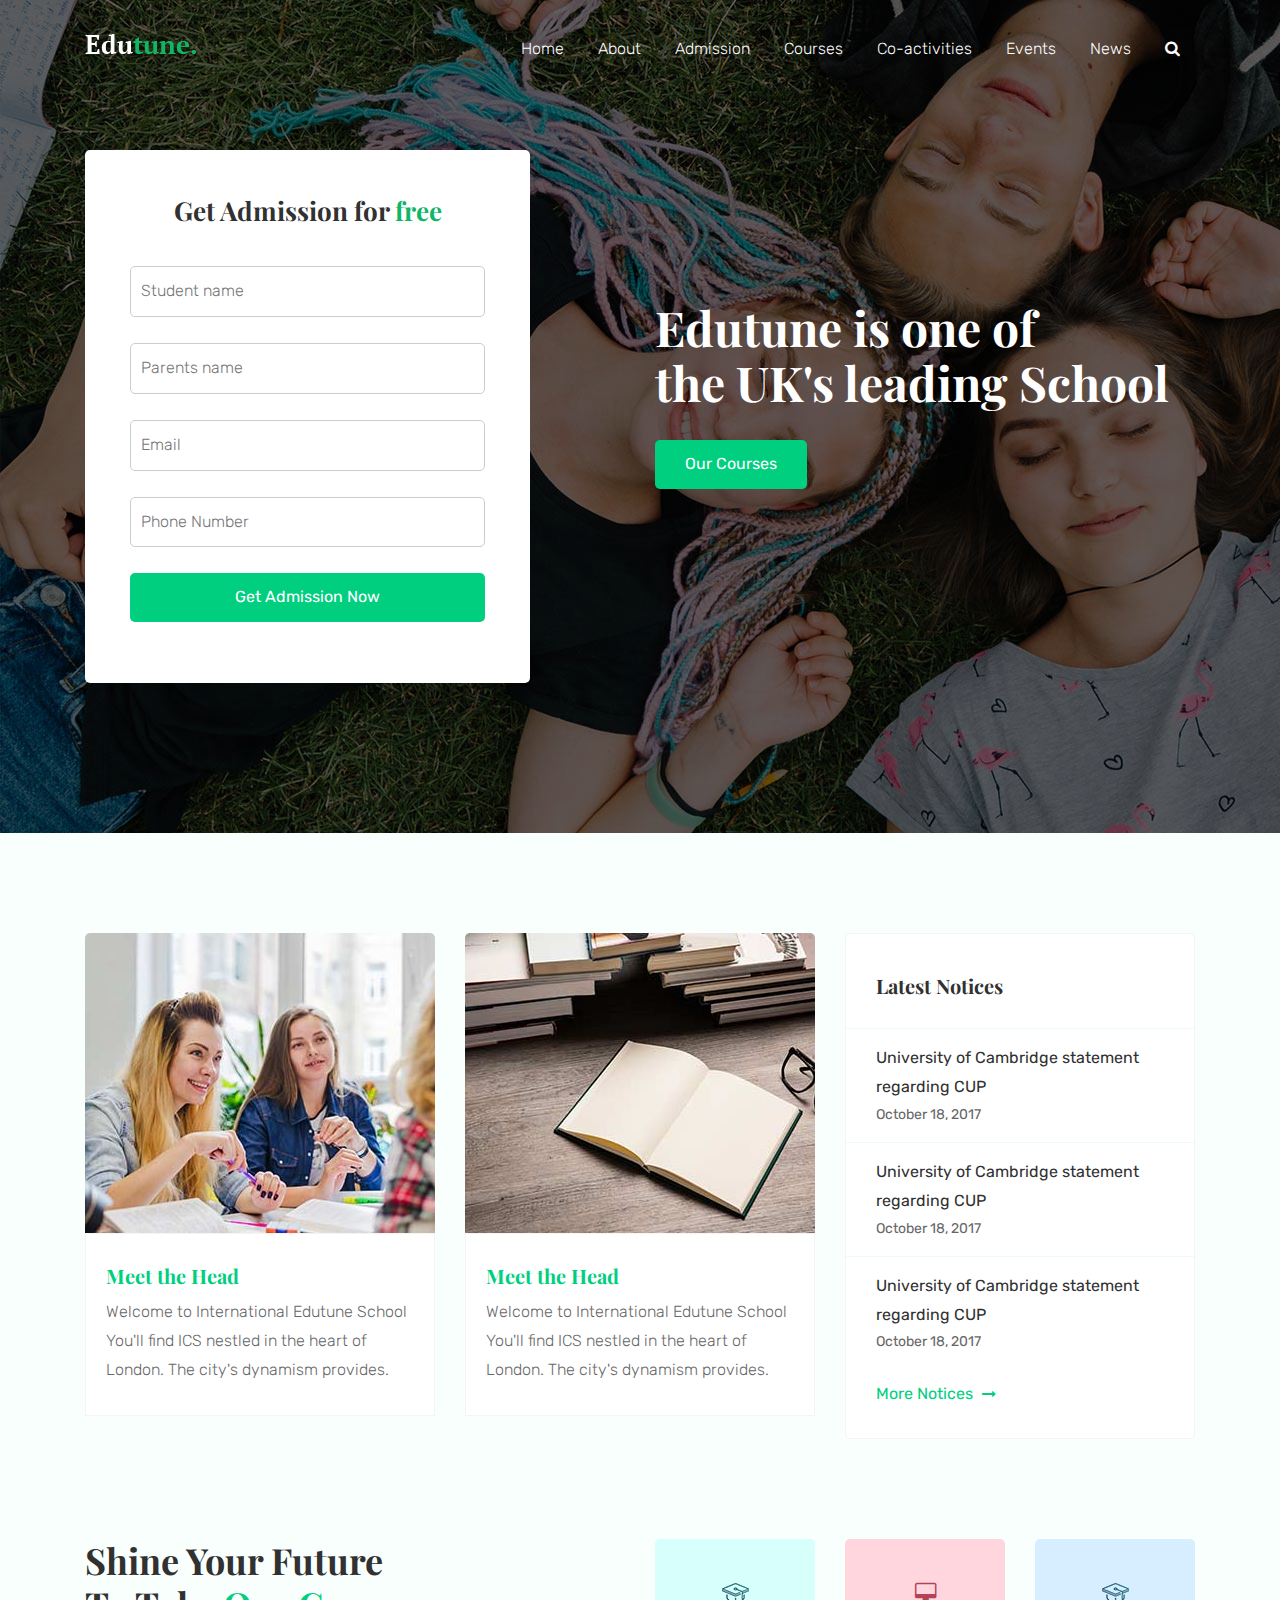
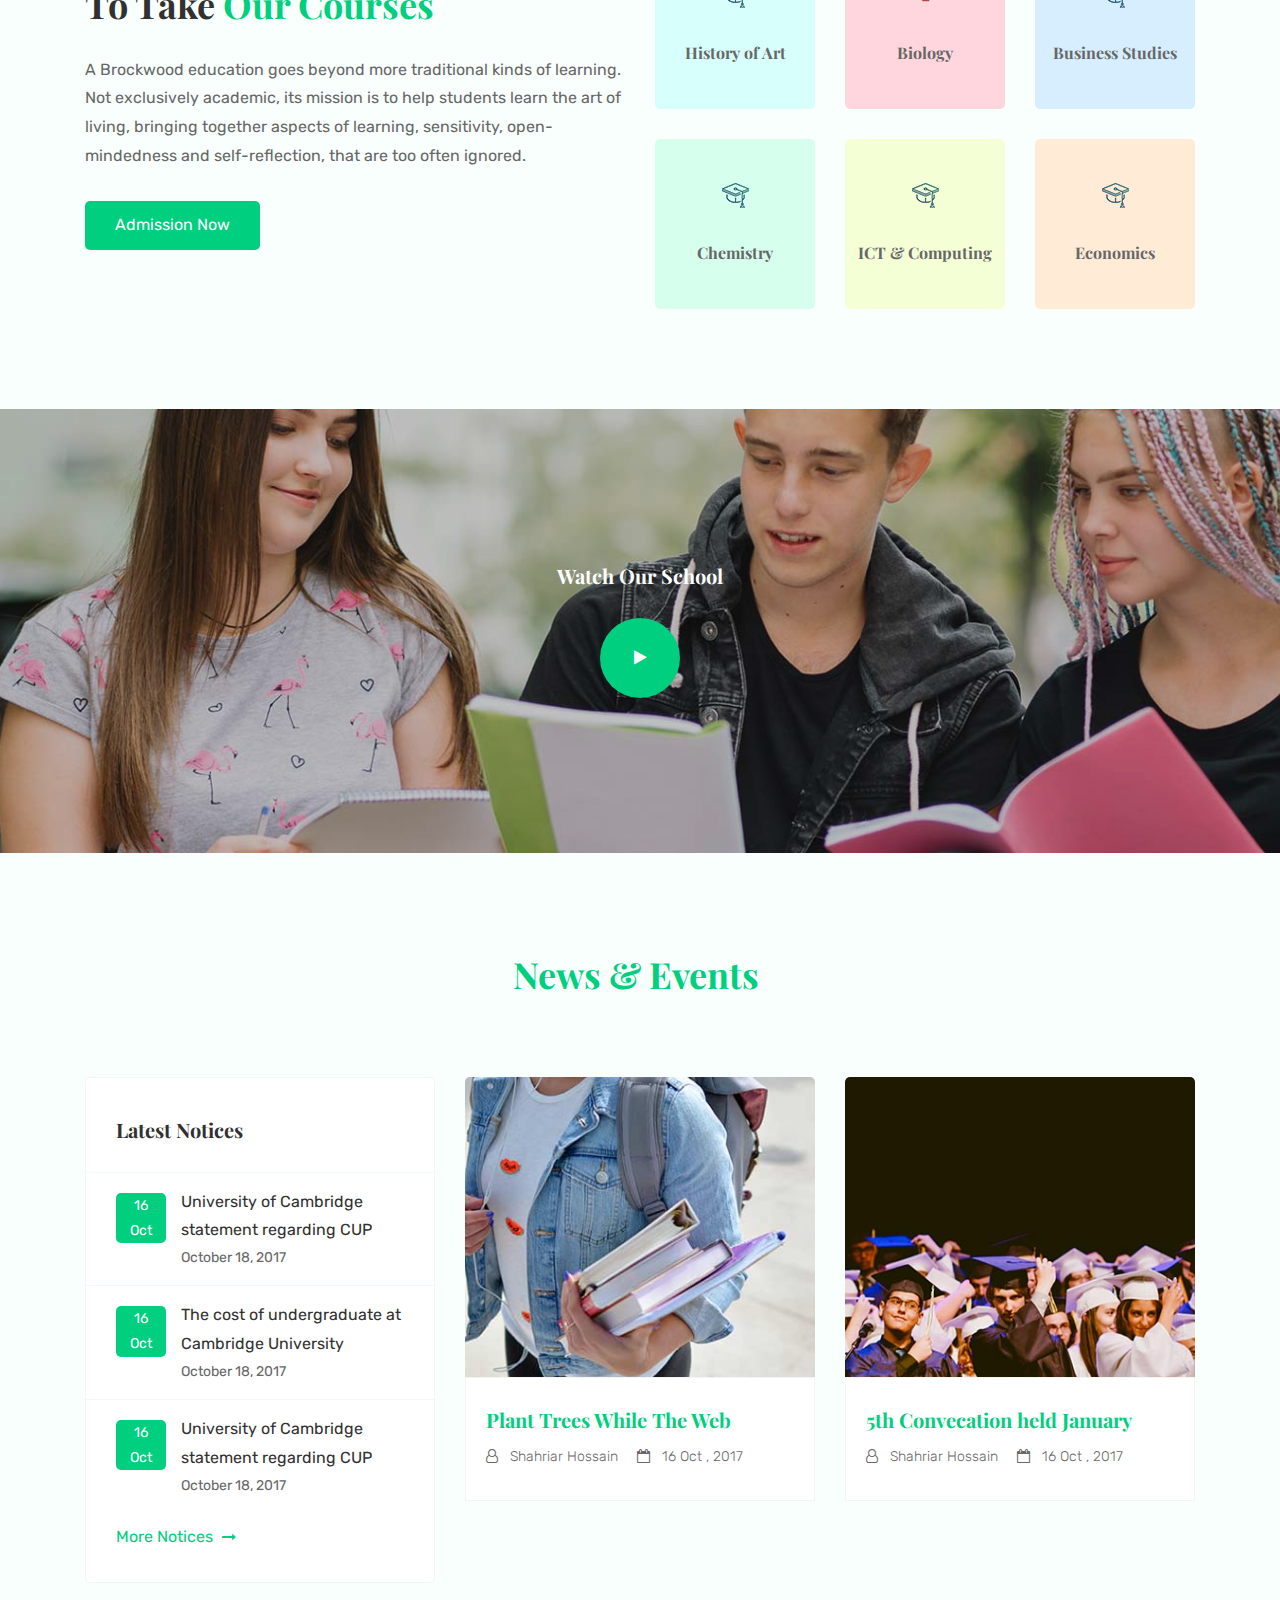
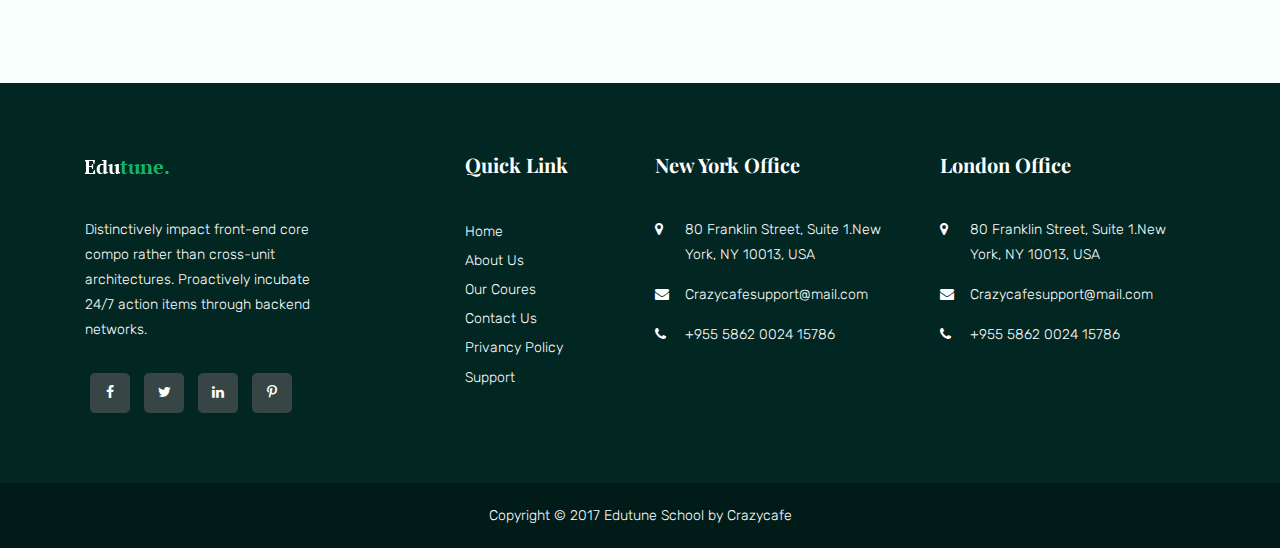
<file: index.html>
<!doctype html>
<html class="no-js" lang="">
    <head>
        <meta charset="utf-8">
        <meta http-equiv="x-ua-compatible" content="ie=edge">
        <title>Edutune</title>
        <meta name="description" content="">
        <meta name="viewport" content="width=device-width, initial-scale=1">

        <link rel="apple-touch-icon" href="apple-touch-icon.png">
        <!-- Place favicon.ico in the root directory -->

        <link rel="stylesheet" href="asset/css/bootstrap.min.css">
        <link rel="stylesheet" href="asset/css/font-awesome.min.css">
        <link rel="stylesheet" href="asset/css/owl.carousel.min.css">
        <link rel="stylesheet" href="asset/css/magnific-popup.css">
        <link rel="stylesheet" href="asset/css/animate.min.css">
        <link rel="stylesheet" href="style.css">
        <link rel="stylesheet" href="asset/css/responsive.css">
        <script src="asset/js/jquery-1.12.4.min.js"></script>
    </head>
    <body>
        <!--[if lt IE 8]>
            <p class="browserupgrade">You are using an <strong>outdated</strong> browser. Please <a href="http://browsehappy.com/">upgrade your browser</a> to improve your experience.</p>
        <![endif]-->

        <!-- Add your site or application content here -->
        
        <!-- Header area -->
        <div class="header-area">
            <div class="container">
                <div class="row">
                    <div class="col-lg-4">
                        <div class="logo">
                            <h2><a href=""><img src="asset/img/logo.png" alt=""></a></h2>
                        </div>
                    </div>
                    <div class="col-lg-8 text-right">
                        <div class="mainmenu"> <!-- mainmenu -->
                            <ul>
                                <li><a href="index.html">Home</a></li>
                                <li><a href="about.html">About</a></li>
                                <li><a href="contact.html">Admission</a></li>
                                <li><a href="courses.html">Courses</a>
                                    <ul>
                                        <li><a href="single-course.html">Single Course</a></li>
                                    </ul>
                                </li>
                                <li><a href="co-activity.html">Co-activities</a></li>
                                <li><a href="events.html">Events</a>
                                    <ul>
                                        <li><a href="single-event.html">Single Event</a></li>
                                    </ul>
                                </li>
                                <li><a href="blog.html">News</a>
                                    <ul>
                                        <li><a href="single-blog.html">Single Blog</a></li>
                                        <li><a href="faq.html">FAQ</a></li>
                                    </ul>
                                </li>
                                <li><a href="index.html"><i class="fa fa-search"></i></a></li>
                            </ul>
                        </div> <!-- mainmenu End -->
                    </div>
                </div>
            </div>
        </div>
        <!-- Header area End -->

        <!-- Hero area -->
            <div class="hero-area">
                <div class="container">
                    <div class="row">
                        <div class="col-lg-5 text-center">
                            <div class="email-subscribe-form">
                                <h3>Get Admission for <span>free</span></h3>
                                <form action="http://formspree.com/jb.jibon007@gmail.com">
                                    <div class="form-group full-width">
                                        <input type="text" placeholder="Student name">
                                    </div>
                                    <div class="form-group full-width">
                                        <input type="text" placeholder="Parents name">
                                    </div>
                                    <div class="form-group full-width">
                                        <input type="email" placeholder="Email">
                                    </div>
                                    <div class="form-group full-width">
                                        <input type="text" placeholder="Phone Number">
                                    </div>
                                    <div class="form-group full-width">
                                        <button type="submit">Get Admission Now</button>
                                    </div>
                                </form>
                            </div>
                        </div>
                        <div class="col-lg-6 offset-lg-1 mt-150">
                            <h2>Edutune is one of <br>the UK's leading School</h2>
                            <a href="" class="edutune-btn">Our Courses</a>
                        </div>
                    </div>
                </div>
            </div>
        <!-- Hero area End -->

        <!-- Hero area -->

            <div class="section-padding">
                <div class="container">
                    <div class="row">
                        <div class="col-lg-8">
                            <div class="row">
                                <div class="col-lg-6">
                                    <div class="single-promo-box">
                                        <div class="single-promo-bg promo-bg-1"></div>
                                        <div class="promo-content">
                                            <h4>Meet the Head</h4>
                                            <p>Welcome to International Edutune School You'll find ICS nestled in the heart of London. The city's dynamism provides.</p>
                                        </div>
                                    </div>
                                </div>
                                <div class="col-lg-6">
                                    <div class="single-promo-box">
                                        <div class="single-promo-bg promo-bg-2"></div>
                                        <div class="promo-content">
                                            <h4>Meet the Head</h4>
                                            <p>Welcome to International Edutune School You'll find ICS nestled in the heart of London. The city's dynamism provides.</p>
                                        </div>
                                    </div>
                                </div>
                            </div>
                        </div>
                        <div class="col-lg-4">
                            <div class="border-box">
                                <h4>Latest Notices</h4>
                                <ul>
                                    <li><a href="">University of Cambridge statement regarding CUP</a> <span>October 18, 2017</span></li>
                                    <li><a href="">University of Cambridge statement regarding CUP</a> <span>October 18, 2017</span></li>
                                    <li><a href="">University of Cambridge statement regarding CUP</a> <span>October 18, 2017</span></li>
                                </ul>
                                <a href="" class="inline-btn">More Notices <i class="fa fa-long-arrow-right"></i></a>
                            </div>
                        </div>
                    </div>
                </div>
            </div>

        <!-- Hero area End -->

        <!-- Service area -->
            <div class="service-area paddding-bottom-100">
                <div class="container">
                    <div class="row">
                        <div class="col-lg-6">
                            <div class="service-content">
                                <h2>Shine Your Future <br>To Take <span>Our Courses</span></h2>
                                <p>A Brockwood education goes beyond more traditional kinds of learning. Not exclusively academic, its mission is to help students learn the art of living, bringing together aspects of learning, sensitivity, open-mindedness and self-reflection, that are too often ignored.</p>
                                <a href="" class="edutune-btn">Admission Now</a>
                            </div>
                        </div>
                        <div class="col-lg-6">
                            <div class="row">
                                <div class="col-lg-4">
                                    <div class="service-icon d-lg-table">
                                        <div class="service-icon-wrapper d-table-cell">
                                            <img src="asset/img/service-icon-1.png" alt="">
                                            <p>History of Art</p>
                                        </div>
                                    </div>
                                </div>
                                <div class="col-lg-4">
                                    <div class="service-icon d-lg-table">
                                        <div class="service-icon-wrapper d-table-cell">
                                            <i class="fa fa-desktop"></i>
                                            <p>Biology</p>
                                        </div>
                                    </div>
                                </div>
                                <div class="col-lg-4">
                                    <div class="service-icon d-lg-table">
                                        <div class="service-icon-wrapper d-table-cell">
                                            <img src="asset/img/service-icon-1.png" alt="">
                                            <p>Business Studies</p>
                                        </div>
                                    </div>
                                </div>
                                <div class="col-lg-4">
                                    <div class="service-icon d-lg-table">
                                        <div class="service-icon-wrapper d-table-cell">
                                            <img src="asset/img/service-icon-1.png" alt="">
                                            <p>Chemistry</p>
                                        </div>
                                    </div>
                                </div>
                                <div class="col-lg-4">
                                    <div class="service-icon d-lg-table">
                                        <div class="service-icon-wrapper d-table-cell">
                                            <img src="asset/img/service-icon-1.png" alt="">
                                            <p>ICT &amp; Computing</p>
                                        </div>
                                    </div>
                                </div>
                                <div class="col-lg-4">
                                    <div class="service-icon d-lg-table">
                                        <div class="service-icon-wrapper d-table-cell">
                                            <img src="asset/img/service-icon-1.png" alt="">
                                            <p>Economics</p>
                                        </div>
                                    </div>
                                </div>
                            </div>
                        </div>
                    </div>
                </div>
            </div>
        <!-- Service area End -->

        <!-- Video area -->
            
            <div class="video-area">
                <div class="container">
                    <div class="row justify-content-center">
                        <div class="col-lg-4 text-center">
                            <h4>Watch Our School</h4>
                            <a href="https://www.youtube.com/watch?v=ddvTFgzkS5M" class="video-play-btn mfp-iframe"><i class="fa fa-play"></i></a>
                        </div>
                    </div>
                </div>
            </div>

        <!-- Video area End -->

        <!-- Blog area -->
        
        <div class="section-padding">
            <div class="container">
                <div class="row justify-content-center">
                    <div class="col-lg-3">
                        <h2 class="event-title">News &amp; Events</h2>
                    </div>
                </div>
                <div class="row">
                    <div class="col-lg-4">
                        <div class="border-box event-list">
                            <h4>Latest Notices</h4>
                            <ul>
                                <li><a href="">University of Cambridge statement regarding CUP</a> <span>October 18, 2017</span><span class="absloute-bg">16 <br>Oct</span></li>
                                <li><a href="">The cost of undergraduate at Cambridge University</a> <span>October 18, 2017</span><span class="absloute-bg">16 <br>Oct</span></li>
                                <li><a href="">University of Cambridge statement regarding CUP</a> <span>October 18, 2017</span><span class="absloute-bg">16 <br>Oct</span></li>
                            </ul>
                            <a href="" class="inline-btn">More Notices <i class="fa fa-long-arrow-right"></i></a>
                        </div>
                    </div>
                    <div class="col-lg-4">
                        <div class="single-promo-box">
                            <div class="single-promo-bg event-bg-1"></div>
                            <div class="promo-content">
                                <h4>Plant Trees While  The Web</h4>
                                <span class="event-meta"><i class="fa fa-user-o"></i> Shahriar Hossain</span>
                                <span class="event-meta"><i class="fa fa-calendar-o"></i> 16 Oct , 2017</span>
                            </div>
                        </div>
                    </div>
                    <div class="col-lg-4">
                        <div class="single-promo-box">
                            <div class="single-promo-bg event-bg-2"></div>
                            <div class="promo-content">
                                <h4>5th Convecation held January </h4>
                                <span class="event-meta"><i class="fa fa-user-o"></i> Shahriar Hossain</span>
                                <span class="event-meta"><i class="fa fa-calendar-o"></i> 16 Oct , 2017</span>
                            </div>
                        </div>
                    </div>
                </div>
            </div>
        </div>

        <!-- Blog area End -->

        <!-- Footer area -->
        
        <footer class="site-footer">
            <div class="footer-top">
                <div class="container">
                    <div class="row">
                        <div class="col-lg-3">
                            <div class="footer-widget">
                                <h4 class="footer-title"><a href=""><img src="asset/img/footer-logo.png" alt=""></a></h4>
                                <p>Distinctively impact front-end core compo rather than cross-unit architectures. Proactively incubate 24/7 action items through backend networks.</p>
                                <div class="footer-social-icon">
                                    <a href=""><i class="fa fa-facebook"></i></a>
                                    <a href=""><i class="fa fa-twitter"></i></a>
                                    <a href=""><i class="fa fa-linkedin"></i></a>
                                    <a href=""><i class="fa fa-pinterest-p"></i></a>
                                </div>
                            </div>
                        </div>
                        <div class="col-lg-2 offset-lg-1">
                            <div class="footer-widget">
                                <h4 class="footer-title">Quick Link</h4>
                                <ul>
                                    <li><a href="">Home</a></li>
                                    <li><a href="">About Us</a></li>
                                    <li><a href="">Our Coures</a></li>
                                    <li><a href="">Contact Us</a></li>
                                    <li><a href="">Privancy Policy</a></li>
                                    <li><a href="">Support</a></li>
                                </ul>
                            </div>
                        </div>
                        <div class="col-lg-3">
                            <div class="footer-widget">
                                <h4 class="footer-title">New York Office</h4>
                                <p class="contact-info"><i class="fa fa-map-marker"></i> 80 Franklin Street, Suite 1.New York, NY 10013, USA</p>
                                <p class="contact-info"><i class="fa fa-envelope"></i> Crazycafesupport@mail.com</p>
                                <p class="contact-info"><i class="fa fa-phone"></i> +955 5862 0024 15786</p>
                            </div>
                        </div>
                        <div class="col-lg-3">
                            <div class="footer-widget">
                                <h4 class="footer-title">London Office</h4>
                                <p class="contact-info"><i class="fa fa-map-marker"></i> 80 Franklin Street, Suite 1.New York, NY 10013, USA</p>
                                <p class="contact-info"><i class="fa fa-envelope"></i> Crazycafesupport@mail.com</p>
                                <p class="contact-info"><i class="fa fa-phone"></i> +955 5862 0024 15786</p>
                            </div>
                        </div>
                    </div>
                </div>
            </div>
            <div class="footer-bottom">
                <div class="copyright-text">
                    <div class="container">
                        <div class="row">
                            <div class="col-lg-12 text-center">
                                <p>Copyright &copy; 2017 Edutune School by Crazycafe</p>
                            </div>
                        </div>
                    </div>
                </div>
            </div>
        </footer>

        <!-- Footer area End -->

        <script src="asset/js/popper.min.js"></script>
        <script src="asset/js/bootstrap.min.js"></script>
        <script src="asset/js/owl.carousel.min.js"></script>
        <script src="asset/js/jquery.magnific-popup.min.js"></script>
        <script src="asset/js/plugins.js"></script>
        <script src="asset/js/main.js"></script>
    </body>
</html>
</file>
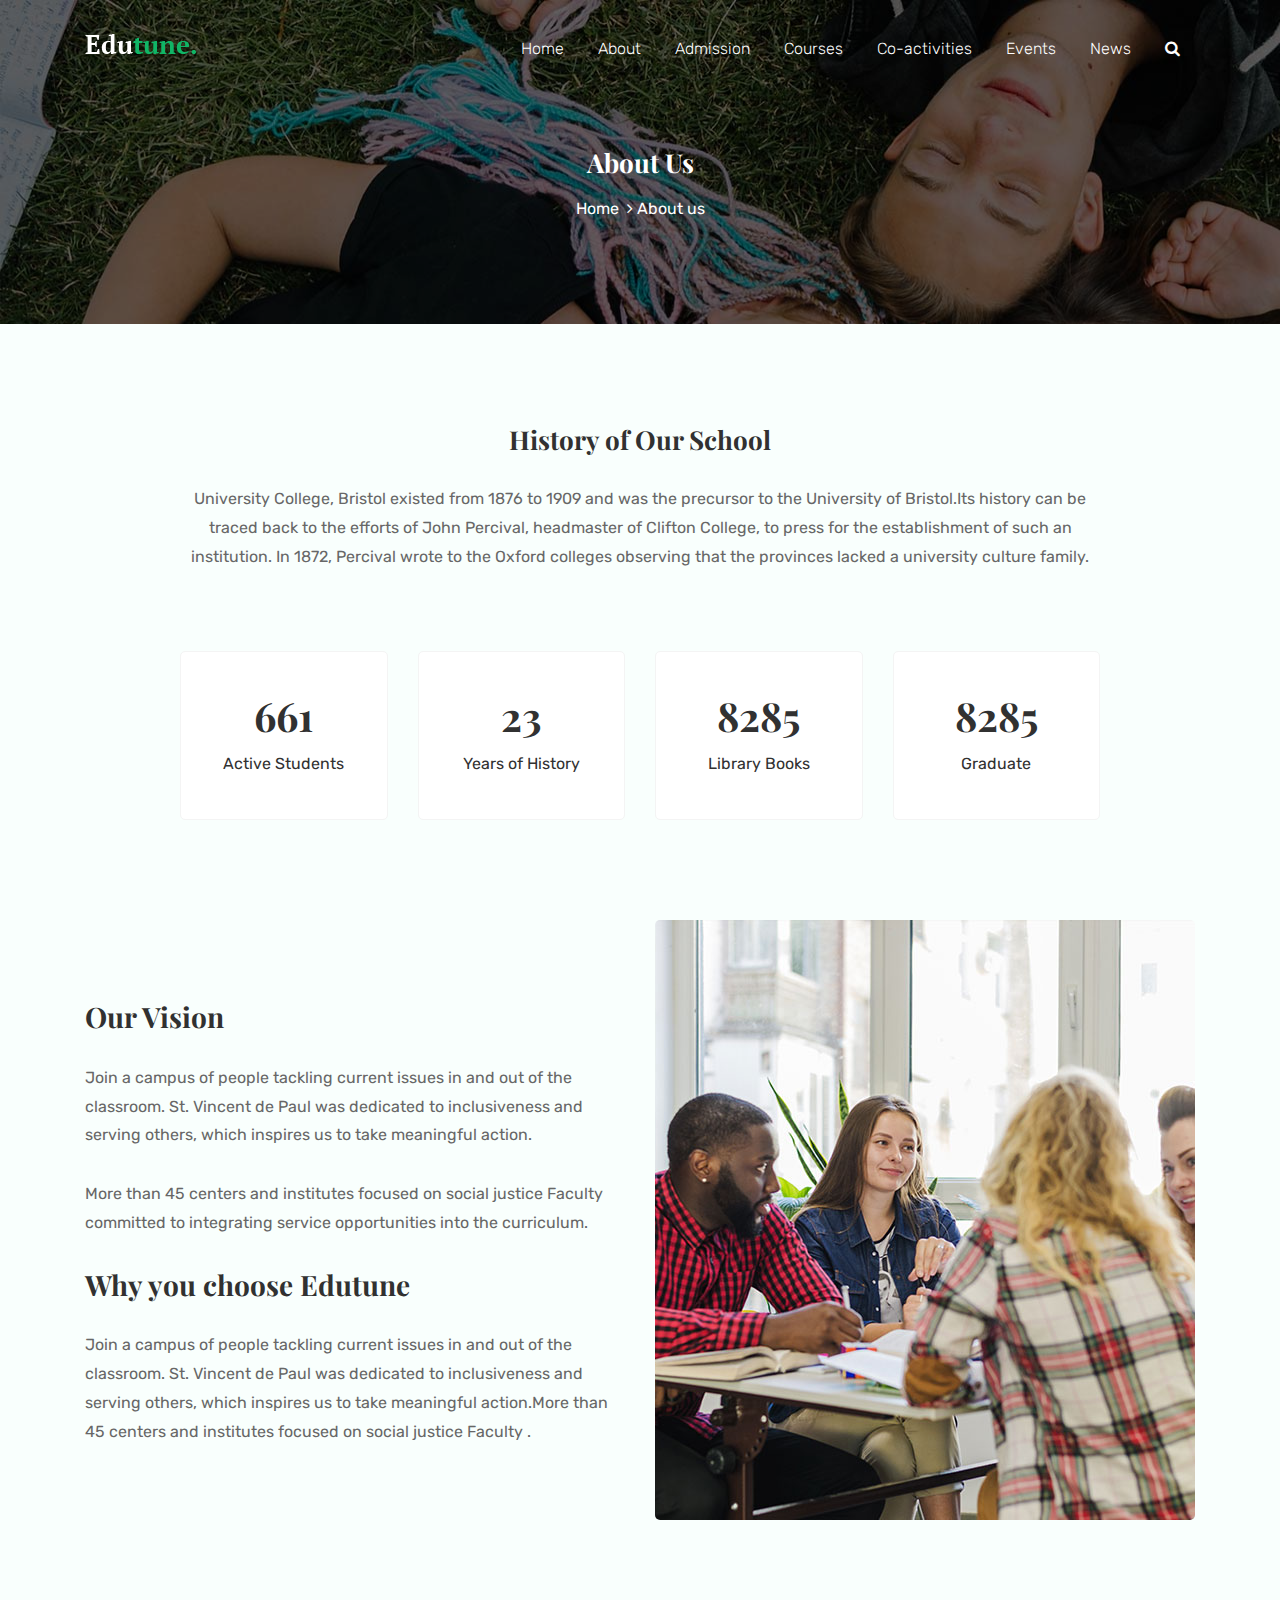
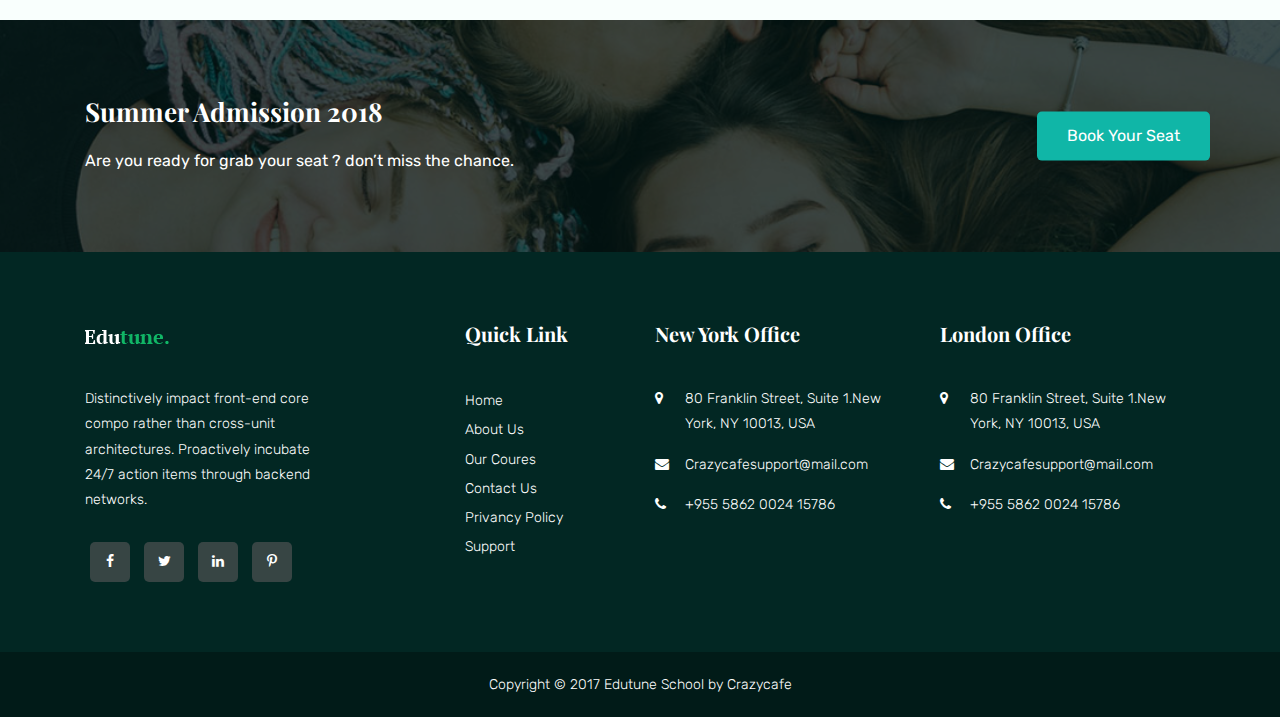
<file: about.html>
<!doctype html>
<html class="no-js" lang="">
    <head>
        <meta charset="utf-8">
        <meta http-equiv="x-ua-compatible" content="ie=edge">
        <title>Edutune</title>
        <meta name="description" content="">
        <meta name="viewport" content="width=device-width, initial-scale=1">

        <link rel="apple-touch-icon" href="apple-touch-icon.png">
        <!-- Place favicon.ico in the root directory -->

        <link rel="stylesheet" href="asset/css/bootstrap.min.css">
        <link rel="stylesheet" href="asset/css/font-awesome.min.css">
        <link rel="stylesheet" href="asset/css/owl.carousel.min.css">
        <link rel="stylesheet" href="asset/css/magnific-popup.css">
        <link rel="stylesheet" href="asset/css/animate.min.css">
        <link rel="stylesheet" href="style.css">
        <link rel="stylesheet" href="asset/css/responsive.css">
        <script src="asset/js/jquery-1.12.4.min.js"></script>
    </head>
    <body>
        <!--[if lt IE 8]>
            <p class="browserupgrade">You are using an <strong>outdated</strong> browser. Please <a href="http://browsehappy.com/">upgrade your browser</a> to improve your experience.</p>
        <![endif]-->

        <!-- Add your site or application content here -->
        
        <!-- Header area -->
        <div class="header-area">
            <div class="container">
                <div class="row">
                    <div class="col-lg-4">
                        <div class="logo">
                            <h2><a href=""><img src="asset/img/logo.png" alt=""></a></h2>
                        </div>
                    </div>
                    <div class="col-lg-8 text-right">
                        <div class="mainmenu"> <!-- mainmenu -->
                            <ul>
                                <li><a href="index.html">Home</a></li>
                                <li><a href="about.html">About</a></li>
                                <li><a href="contact.html">Admission</a></li>
                                <li><a href="courses.html">Courses</a>
                                    <ul>
                                        <li><a href="single-course.html">Single Course</a></li>
                                    </ul>
                                </li>
                                <li><a href="co-activity.html">Co-activities</a></li>
                                <li><a href="events.html">Events</a>
                                    <ul>
                                        <li><a href="single-event.html">Single Event</a></li>
                                    </ul>
                                </li>
                                <li><a href="blog.html">News</a>
                                    <ul>
                                        <li><a href="single-blog.html">Single Blog</a></li>
                                        <li><a href="faq.html">FAQ</a></li>
                                    </ul>
                                </li>
                                <li><a href="index.html"><i class="fa fa-search"></i></a></li>
                            </ul>
                        </div> <!-- mainmenu End -->
                    </div>
                </div>
            </div>
        </div>
        <!-- Header area End -->

        <!-- Hero area -->
            <div class="hero-area breadcrumb-area">
                <div class="container">
                    <div class="row">
                        <div class="col-lg-12 text-center">
                            <h2>About Us</h2>
                            <a href="index.html">Home <i class="fa fa-angle-right"></i></a> About us
                        </div>
                    </div>
                </div>
            </div>
        <!-- Hero area End -->

        <!-- History area -->

            <div class="section-padding history-area">
                <div class="container">
                    <div class="row justify-content-center">
                        <div class="col-lg-10 text-center">
                            <div class="history-content">
                                <h3>History of Our School</h3>
                                <p>University College, Bristol existed from 1876 to 1909 and was the precursor to the University of Bristol.Its history can be traced back to the efforts of John Percival, headmaster of Clifton College, to press for the establishment of such an institution. In 1872, Percival wrote to the Oxford colleges observing that the provinces lacked a university culture family.</p>
                            </div>
                            <!-- Counter Box area -->
                            <div class="row">
                                <div class="col-lg-3 text-center">
                                    <div class="counter-box">
                                        <div class="single-counter-box">
                                            <h2 class="count">1837</h2> Active Students
                                        </div>
                                    </div>
                                </div>
                                <div class="col-lg-3 text-center">
                                    <div class="counter-box">
                                        <div class="single-counter-box">
                                            <h2 class="count">65</h2> Years of History
                                        </div>
                                    </div>
                                </div>
                                <div class="col-lg-3 text-center">
                                    <div class="counter-box">
                                        <div class="single-counter-box">
                                            <h2 class="count">23014</h2> Library Books
                                        </div>
                                    </div>
                                </div>
                                <div class="col-lg-3 text-center">
                                    <div class="counter-box">
                                        <div class="single-counter-box">
                                            <h2 class="count">23014</h2> Graduate
                                        </div>
                                    </div>
                                </div>
                            </div>
                            <!-- Counter Box End -->
                        </div>
                    </div>
                </div>
            </div>

        <!-- History Area End -->

        <!-- About Area -->
            <div class="about-area paddding-bottom-100">
                <div class="container">
                    <div class="row">
                        <div class="col-lg-6">
                            <div class="about-content mt-80">
                                <h3>Our Vision</h3>
                                <p>Join a campus of people tackling current issues in and out of the classroom. 
                                St. Vincent de Paul was dedicated to inclusiveness and serving others, which
                                inspires us to take meaningful action.</p>

                                <p>More than 45 centers and institutes focused on social justice Faculty 
                                committed to integrating service opportunities into the curriculum.</p>
                                <h3>Why you choose Edutune</h3>
                                <p>Join a campus of people tackling current issues in and out of the classroom. 
                                St. Vincent de Paul was dedicated to inclusiveness and serving others, which
                                inspires us to take meaningful action.More than 45 centers and institutes 
                                focused on social justice Faculty .</p>
                            </div>
                        </div>
                        <div class="col-lg-6">
                            <div class="about-feature-img about-bg"></div>
                        </div>
                    </div>
                </div>
            </div>
        <!-- About area End -->

        <!-- CTA Area -->
            
            <div class="cta-area">
                <div class="container">
                    <div class="row justify-content-center">
                        <div class="col">
                            <h3>Summer Admission 2018</h3>
                            <p>Are you ready for grab your seat ? don’t miss the chance.</p>
                            <a href="" class="edutune-btn">Book Your Seat</a>
                        </div>
                    </div>
                </div>
            </div>

        <!-- CTA Area End -->

        <!-- Footer Area -->
        
        <footer class="site-footer">
            <div class="footer-top">
                <div class="container">
                    <div class="row">
                        <div class="col-lg-3">
                            <div class="footer-widget">
                                <h4 class="footer-title"><a href=""><img src="asset/img/footer-logo.png" alt=""></a></h4>
                                <p>Distinctively impact front-end core compo rather than cross-unit architectures. Proactively incubate 24/7 action items through backend networks.</p>
                                <div class="footer-social-icon">
                                    <a href=""><i class="fa fa-facebook"></i></a>
                                    <a href=""><i class="fa fa-twitter"></i></a>
                                    <a href=""><i class="fa fa-linkedin"></i></a>
                                    <a href=""><i class="fa fa-pinterest-p"></i></a>
                                </div>
                            </div>
                        </div>
                        <div class="col-lg-2 offset-lg-1">
                            <div class="footer-widget">
                                <h4 class="footer-title">Quick Link</h4>
                                <ul>
                                    <li><a href="">Home</a></li>
                                    <li><a href="">About Us</a></li>
                                    <li><a href="">Our Coures</a></li>
                                    <li><a href="">Contact Us</a></li>
                                    <li><a href="">Privancy Policy</a></li>
                                    <li><a href="">Support</a></li>
                                </ul>
                            </div>
                        </div>
                        <div class="col-lg-3">
                            <div class="footer-widget">
                                <h4 class="footer-title">New York Office</h4>
                                <p class="contact-info"><i class="fa fa-map-marker"></i> 80 Franklin Street, Suite 1.New York, NY 10013, USA</p>
                                <p class="contact-info"><i class="fa fa-envelope"></i> Crazycafesupport@mail.com</p>
                                <p class="contact-info"><i class="fa fa-phone"></i> +955 5862 0024 15786</p>
                            </div>
                        </div>
                        <div class="col-lg-3">
                            <div class="footer-widget">
                                <h4 class="footer-title">London Office</h4>
                                <p class="contact-info"><i class="fa fa-map-marker"></i> 80 Franklin Street, Suite 1.New York, NY 10013, USA</p>
                                <p class="contact-info"><i class="fa fa-envelope"></i> Crazycafesupport@mail.com</p>
                                <p class="contact-info"><i class="fa fa-phone"></i> +955 5862 0024 15786</p>
                            </div>
                        </div>
                    </div>
                </div>
            </div>
            <div class="footer-bottom">
                <div class="copyright-text">
                    <div class="container">
                        <div class="row">
                            <div class="col-lg-12 text-center">
                                <p>Copyright &copy; 2017 Edutune School by Crazycafe</p>
                            </div>
                        </div>
                    </div>
                </div>
            </div>
        </footer>

        <!-- Footer Area End -->

        <script src="asset/js/popper.min.js"></script>
        <script src="asset/js/bootstrap.min.js"></script>
        <script src="asset/js/owl.carousel.min.js"></script>
        <script src="asset/js/jquery.magnific-popup.min.js"></script>
        <script src="asset/js/jquery.counterup.min.js"></script>
        <script src="asset/js/waypoints.min.js"></script>
        <script src="asset/js/plugins.js"></script>
        <script src="asset/js/main.js"></script>
    </body>
</html>
</file>
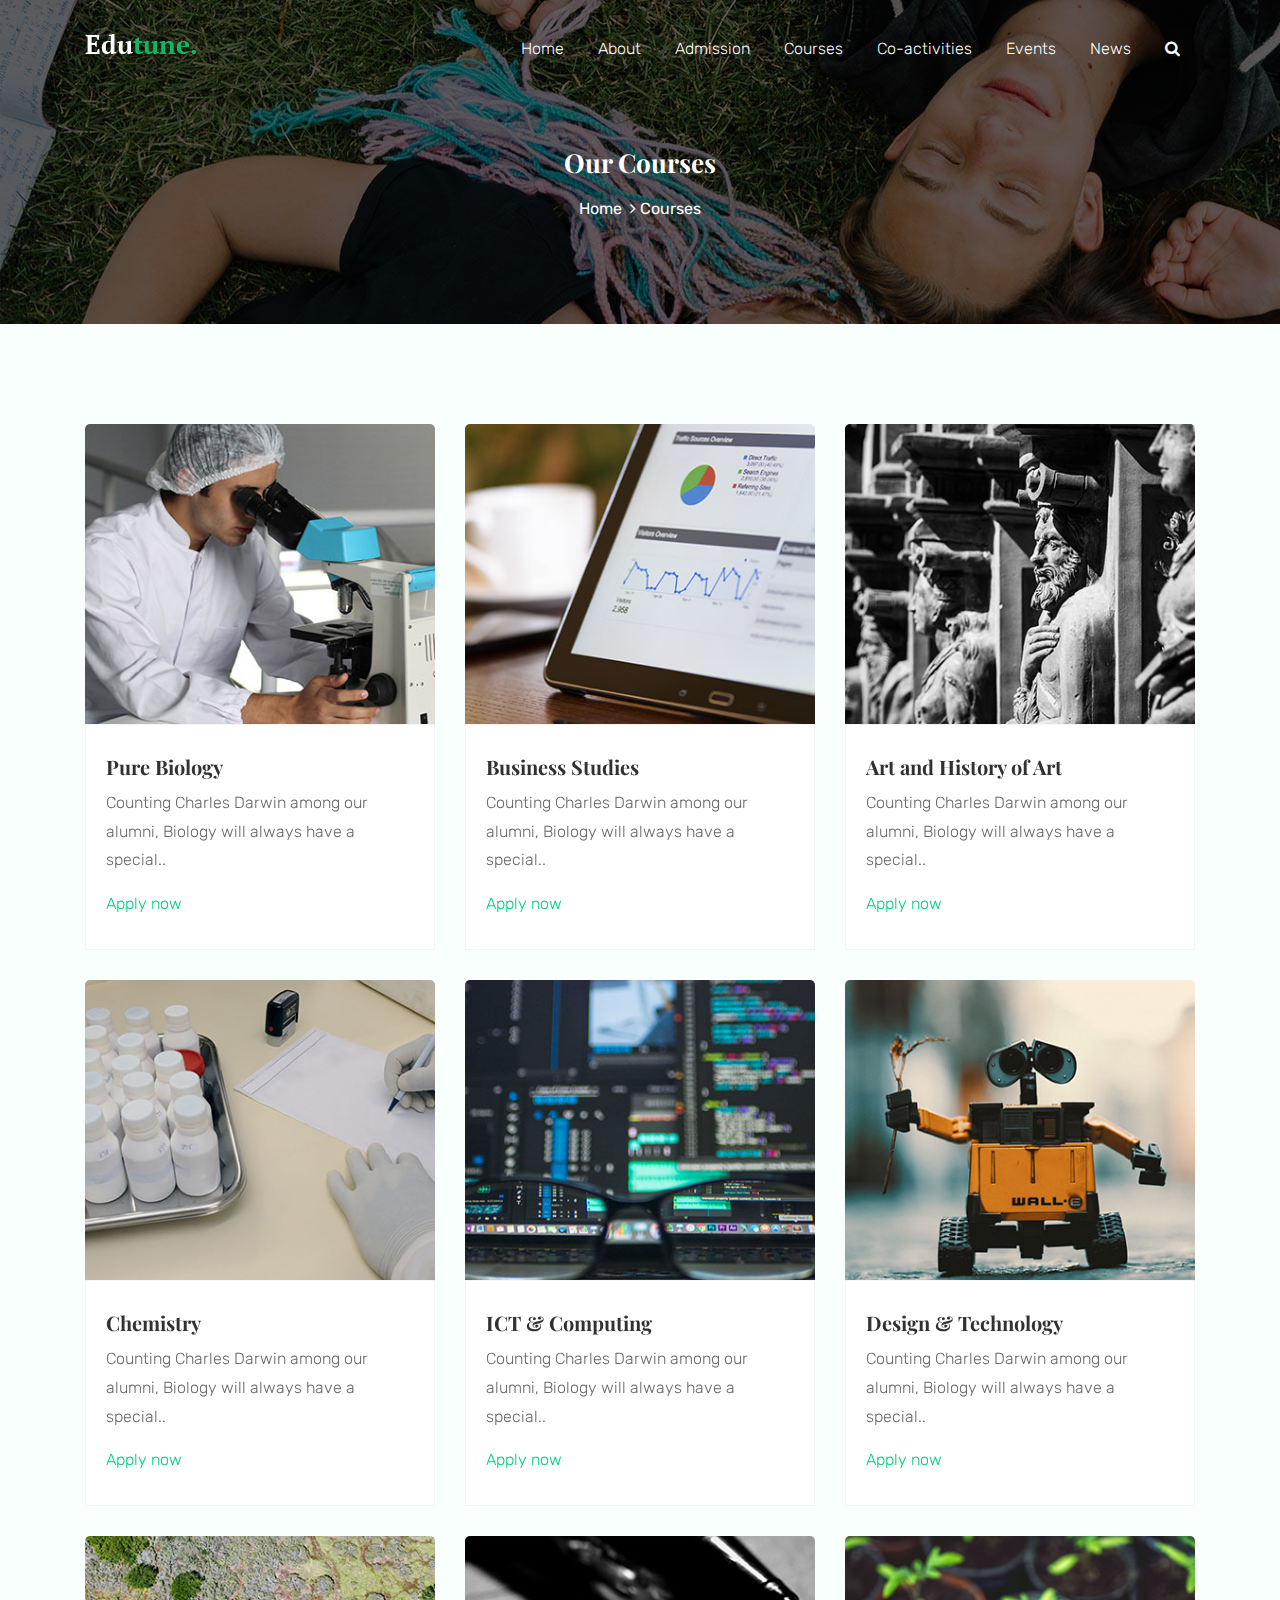
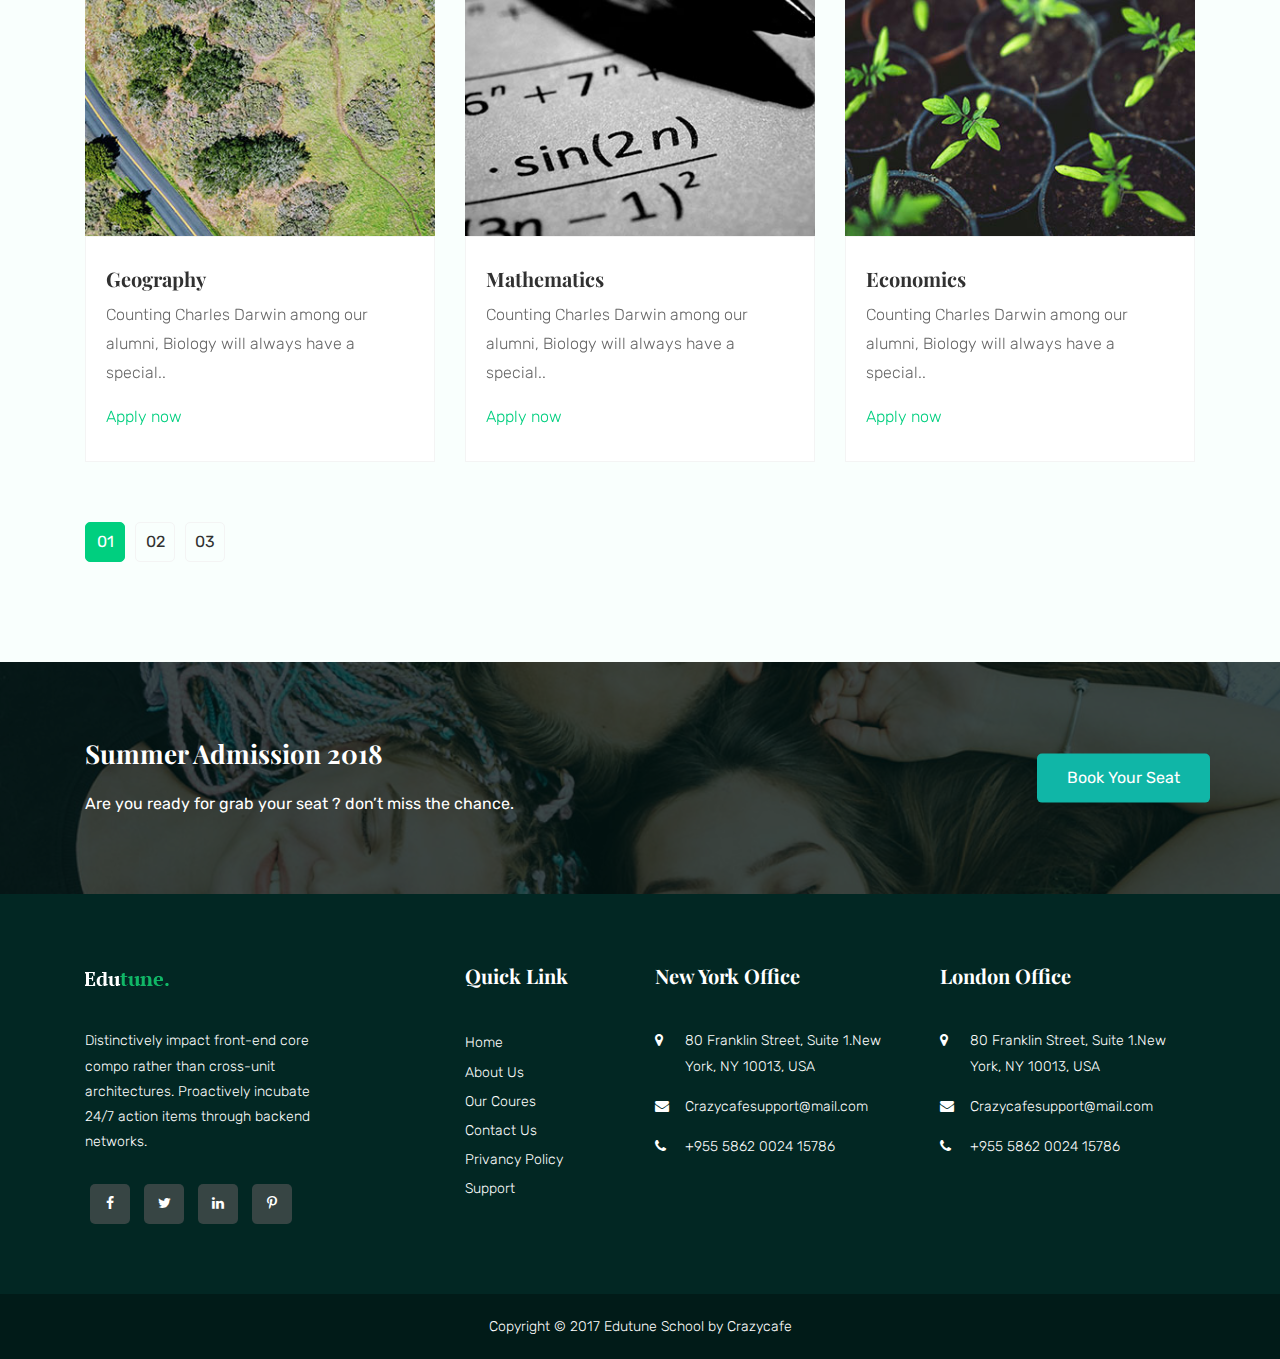
<file: courses.html>
<!doctype html>
<html class="no-js" lang="">
    <head>
        <meta charset="utf-8">
        <meta http-equiv="x-ua-compatible" content="ie=edge">
        <title>Edutune</title>
        <meta name="description" content="">
        <meta name="viewport" content="width=device-width, initial-scale=1">

        <link rel="apple-touch-icon" href="apple-touch-icon.png">
        <!-- Place favicon.ico in the root directory -->

        <link rel="stylesheet" href="asset/css/bootstrap.min.css">
        <link rel="stylesheet" href="asset/css/font-awesome.min.css">
        <link rel="stylesheet" href="asset/css/owl.carousel.min.css">
        <link rel="stylesheet" href="asset/css/magnific-popup.css">
        <link rel="stylesheet" href="asset/css/animate.min.css">
        <link rel="stylesheet" href="style.css">
        <link rel="stylesheet" href="asset/css/responsive.css">
        <script src="asset/js/jquery-1.12.4.min.js"></script>
    </head>
    <body>
        <!--[if lt IE 8]>
            <p class="browserupgrade">You are using an <strong>outdated</strong> browser. Please <a href="http://browsehappy.com/">upgrade your browser</a> to improve your experience.</p>
        <![endif]-->

        <!-- Add your site or application content here -->
        
        <!-- Header area -->
        <div class="header-area">
            <div class="container">
                <div class="row">
                    <div class="col-lg-4">
                        <div class="logo">
                            <h2><a href=""><img src="asset/img/logo.png" alt=""></a></h2>
                        </div>
                    </div>
                    <div class="col-lg-8 text-right">
                        <div class="mainmenu"> <!-- mainmenu -->
                            <ul>
                                <li><a href="index.html">Home</a></li>
                                <li><a href="about.html">About</a></li>
                                <li><a href="contact.html">Admission</a></li>
                                <li><a href="courses.html">Courses</a>
                                    <ul>
                                        <li><a href="single-course.html">Single Course</a></li>
                                    </ul>
                                </li>
                                <li><a href="co-activity.html">Co-activities</a></li>
                                <li><a href="events.html">Events</a>
                                    <ul>
                                        <li><a href="single-event.html">Single Event</a></li>
                                    </ul>
                                </li>
                                <li><a href="blog.html">News</a>
                                    <ul>
                                        <li><a href="single-blog.html">Single Blog</a></li>
                                        <li><a href="faq.html">FAQ</a></li>
                                    </ul>
                                </li>
                                <li><a href="index.html"><i class="fa fa-search"></i></a></li>
                            </ul>
                        </div> <!-- mainmenu End -->
                    </div>
                </div>
            </div>
        </div>
        <!-- Header area End -->

        <!-- Hero area -->
            <div class="hero-area breadcrumb-area">
                <div class="container">
                    <div class="row">
                        <div class="col-lg-12 text-center">
                            <h2>Our Courses</h2>
                            <a href="index.html">Home <i class="fa fa-angle-right"></i></a> Courses
                        </div>
                    </div>
                </div>
            </div>
        <!-- Hero area End -->
        
        <!-- Our Courses Area -->
        <div class="section-padding our-corses-area">
            <div class="container">
                <div class="row">
                    <div class="col-lg-12">
                        <div class="our-courses owl-carousel">
                            <div class="single-courses-box"> <!-- Single Courses Box -->
                                <div class="row">
                                    <div class="col-lg-4">
                                        <div class="single-promo-box single-courses-box">
                                            <div class="single-promo-bg courses-bg-1"></div>
                                            <div class="promo-content">
                                                <h4>Pure Biology</h4>
                                                <p>Counting Charles Darwin among our alumni, Biology will always have a special..</p>
                                                <a href="" class="inline-btn">Apply now</a>
                                            </div>
                                        </div>
                                    </div>
                                    <div class="col-lg-4">
                                        <div class="single-promo-box single-courses-box">
                                            <div class="single-promo-bg courses-bg-2"></div>
                                            <div class="promo-content">
                                                <h4>Business Studies</h4>
                                                <p>Counting Charles Darwin among our alumni, Biology will always have a special..</p>
                                                <a href="" class="inline-btn">Apply now</a>
                                            </div>
                                        </div>
                                    </div>
                                    <div class="col-lg-4">
                                        <div class="single-promo-box single-courses-box">
                                            <div class="single-promo-bg courses-bg-3"></div>
                                            <div class="promo-content">
                                                <h4>Art and History of Art</h4>
                                                <p>Counting Charles Darwin among our alumni, Biology will always have a special..</p>
                                                <a href="" class="inline-btn">Apply now</a>
                                            </div>
                                        </div>
                                    </div>
                                    <div class="col-lg-4">
                                        <div class="single-promo-box single-courses-box">
                                            <div class="single-promo-bg courses-bg-4"></div>
                                            <div class="promo-content">
                                                <h4>Chemistry</h4>
                                                <p>Counting Charles Darwin among our alumni, Biology will always have a special..</p>
                                                <a href="" class="inline-btn">Apply now</a>
                                            </div>
                                        </div>
                                    </div>
                                    <div class="col-lg-4">
                                        <div class="single-promo-box single-courses-box">
                                            <div class="single-promo-bg courses-bg-5"></div>
                                            <div class="promo-content">
                                                <h4>ICT &amp; Computing</h4>
                                                <p>Counting Charles Darwin among our alumni, Biology will always have a special..</p>
                                                <a href="" class="inline-btn">Apply now</a>
                                            </div>
                                        </div>
                                    </div>
                                    <div class="col-lg-4">
                                        <div class="single-promo-box single-courses-box">
                                            <div class="single-promo-bg courses-bg-6"></div>
                                            <div class="promo-content">
                                                <h4>Design &amp; Technology</h4>
                                                <p>Counting Charles Darwin among our alumni, Biology will always have a special..</p>
                                                <a href="" class="inline-btn">Apply now</a>
                                            </div>
                                        </div>
                                    </div>
                                    <div class="col-lg-4">
                                        <div class="single-promo-box single-courses-box">
                                            <div class="single-promo-bg courses-bg-7"></div>
                                            <div class="promo-content">
                                                <h4>Geography</h4>
                                                <p>Counting Charles Darwin among our alumni, Biology will always have a special..</p>
                                                <a href="" class="inline-btn">Apply now</a>
                                            </div>
                                        </div>
                                    </div>
                                    <div class="col-lg-4">
                                        <div class="single-promo-box single-courses-box">
                                            <div class="single-promo-bg courses-bg-8"></div>
                                            <div class="promo-content">
                                                <h4>Mathematics</h4>
                                                <p>Counting Charles Darwin among our alumni, Biology will always have a special..</p>
                                                <a href="" class="inline-btn">Apply now</a>
                                            </div>
                                        </div>
                                    </div>
                                    <div class="col-lg-4">
                                        <div class="single-promo-box single-courses-box">
                                            <div class="single-promo-bg courses-bg-9"></div>
                                            <div class="promo-content">
                                                <h4>Economics</h4>
                                                <p>Counting Charles Darwin among our alumni, Biology will always have a special..</p>
                                                <a href="" class="inline-btn">Apply now</a>
                                            </div>
                                        </div>
                                    </div>
                                </div>
                            </div> <!-- Single Courses Box End -->
                            <div class="single-courses-box"> <!-- Single Courses Box -->
                                <div class="row">
                                    <div class="col-lg-4">
                                        <div class="single-promo-box single-courses-box">
                                            <div class="single-promo-bg courses-bg-1"></div>
                                            <div class="promo-content">
                                                <h4>Pure Biology</h4>
                                                <p>Counting Charles Darwin among our alumni, Biology will always have a special..</p>
                                                <a href="" class="inline-btn">Apply now</a>
                                            </div>
                                        </div>
                                    </div>
                                    <div class="col-lg-4">
                                        <div class="single-promo-box single-courses-box">
                                            <div class="single-promo-bg courses-bg-2"></div>
                                            <div class="promo-content">
                                                <h4>Business Studies</h4>
                                                <p>Counting Charles Darwin among our alumni, Biology will always have a special..</p>
                                                <a href="" class="inline-btn">Apply now</a>
                                            </div>
                                        </div>
                                    </div>
                                    <div class="col-lg-4">
                                        <div class="single-promo-box single-courses-box">
                                            <div class="single-promo-bg courses-bg-3"></div>
                                            <div class="promo-content">
                                                <h4>Art and History of Art</h4>
                                                <p>Counting Charles Darwin among our alumni, Biology will always have a special..</p>
                                                <a href="" class="inline-btn">Apply now</a>
                                            </div>
                                        </div>
                                    </div>
                                    <div class="col-lg-4">
                                        <div class="single-promo-box single-courses-box">
                                            <div class="single-promo-bg courses-bg-4"></div>
                                            <div class="promo-content">
                                                <h4>Chemistry</h4>
                                                <p>Counting Charles Darwin among our alumni, Biology will always have a special..</p>
                                                <a href="" class="inline-btn">Apply now</a>
                                            </div>
                                        </div>
                                    </div>
                                    <div class="col-lg-4">
                                        <div class="single-promo-box single-courses-box">
                                            <div class="single-promo-bg courses-bg-5"></div>
                                            <div class="promo-content">
                                                <h4>ICT &amp; Computing</h4>
                                                <p>Counting Charles Darwin among our alumni, Biology will always have a special..</p>
                                                <a href="" class="inline-btn">Apply now</a>
                                            </div>
                                        </div>
                                    </div>
                                    <div class="col-lg-4">
                                        <div class="single-promo-box single-courses-box">
                                            <div class="single-promo-bg courses-bg-6"></div>
                                            <div class="promo-content">
                                                <h4>Design &amp; Technology</h4>
                                                <p>Counting Charles Darwin among our alumni, Biology will always have a special..</p>
                                                <a href="" class="inline-btn">Apply now</a>
                                            </div>
                                        </div>
                                    </div>
                                    <div class="col-lg-4">
                                        <div class="single-promo-box single-courses-box">
                                            <div class="single-promo-bg courses-bg-7"></div>
                                            <div class="promo-content">
                                                <h4>Geography</h4>
                                                <p>Counting Charles Darwin among our alumni, Biology will always have a special..</p>
                                                <a href="" class="inline-btn">Apply now</a>
                                            </div>
                                        </div>
                                    </div>
                                    <div class="col-lg-4">
                                        <div class="single-promo-box single-courses-box">
                                            <div class="single-promo-bg courses-bg-8"></div>
                                            <div class="promo-content">
                                                <h4>Mathematics</h4>
                                                <p>Counting Charles Darwin among our alumni, Biology will always have a special..</p>
                                                <a href="" class="inline-btn">Apply now</a>
                                            </div>
                                        </div>
                                    </div>
                                    <div class="col-lg-4">
                                        <div class="single-promo-box single-courses-box">
                                            <div class="single-promo-bg courses-bg-9"></div>
                                            <div class="promo-content">
                                                <h4>Economics</h4>
                                                <p>Counting Charles Darwin among our alumni, Biology will always have a special..</p>
                                                <a href="" class="inline-btn">Apply now</a>
                                            </div>
                                        </div>
                                    </div>
                                </div>
                            </div> <!-- Single Courses Box End -->
                            <div class="single-courses-box"> <!-- Single Courses Box -->
                                <div class="row">
                                    <div class="col-lg-4">
                                        <div class="single-promo-box single-courses-box">
                                            <div class="single-promo-bg courses-bg-1"></div>
                                            <div class="promo-content">
                                                <h4>Pure Biology</h4>
                                                <p>Counting Charles Darwin among our alumni, Biology will always have a special..</p>
                                                <a href="" class="inline-btn">Apply now</a>
                                            </div>
                                        </div>
                                    </div>
                                    <div class="col-lg-4">
                                        <div class="single-promo-box single-courses-box">
                                            <div class="single-promo-bg courses-bg-2"></div>
                                            <div class="promo-content">
                                                <h4>Business Studies</h4>
                                                <p>Counting Charles Darwin among our alumni, Biology will always have a special..</p>
                                                <a href="" class="inline-btn">Apply now</a>
                                            </div>
                                        </div>
                                    </div>
                                    <div class="col-lg-4">
                                        <div class="single-promo-box single-courses-box">
                                            <div class="single-promo-bg courses-bg-3"></div>
                                            <div class="promo-content">
                                                <h4>Art and History of Art</h4>
                                                <p>Counting Charles Darwin among our alumni, Biology will always have a special..</p>
                                                <a href="" class="inline-btn">Apply now</a>
                                            </div>
                                        </div>
                                    </div>
                                    <div class="col-lg-4">
                                        <div class="single-promo-box single-courses-box">
                                            <div class="single-promo-bg courses-bg-4"></div>
                                            <div class="promo-content">
                                                <h4>Chemistry</h4>
                                                <p>Counting Charles Darwin among our alumni, Biology will always have a special..</p>
                                                <a href="" class="inline-btn">Apply now</a>
                                            </div>
                                        </div>
                                    </div>
                                    <div class="col-lg-4">
                                        <div class="single-promo-box single-courses-box">
                                            <div class="single-promo-bg courses-bg-5"></div>
                                            <div class="promo-content">
                                                <h4>ICT &amp; Computing</h4>
                                                <p>Counting Charles Darwin among our alumni, Biology will always have a special..</p>
                                                <a href="" class="inline-btn">Apply now</a>
                                            </div>
                                        </div>
                                    </div>
                                    <div class="col-lg-4">
                                        <div class="single-promo-box single-courses-box">
                                            <div class="single-promo-bg courses-bg-6"></div>
                                            <div class="promo-content">
                                                <h4>Design &amp; Technology</h4>
                                                <p>Counting Charles Darwin among our alumni, Biology will always have a special..</p>
                                                <a href="" class="inline-btn">Apply now</a>
                                            </div>
                                        </div>
                                    </div>
                                    <div class="col-lg-4">
                                        <div class="single-promo-box single-courses-box">
                                            <div class="single-promo-bg courses-bg-7"></div>
                                            <div class="promo-content">
                                                <h4>Geography</h4>
                                                <p>Counting Charles Darwin among our alumni, Biology will always have a special..</p>
                                                <a href="" class="inline-btn">Apply now</a>
                                            </div>
                                        </div>
                                    </div>
                                    <div class="col-lg-4">
                                        <div class="single-promo-box single-courses-box">
                                            <div class="single-promo-bg courses-bg-8"></div>
                                            <div class="promo-content">
                                                <h4>Mathematics</h4>
                                                <p>Counting Charles Darwin among our alumni, Biology will always have a special..</p>
                                                <a href="" class="inline-btn">Apply now</a>
                                            </div>
                                        </div>
                                    </div>
                                    <div class="col-lg-4">
                                        <div class="single-promo-box single-courses-box">
                                            <div class="single-promo-bg courses-bg-9"></div>
                                            <div class="promo-content">
                                                <h4>Economics</h4>
                                                <p>Counting Charles Darwin among our alumni, Biology will always have a special..</p>
                                                <a href="" class="inline-btn">Apply now</a>
                                            </div>
                                        </div>
                                    </div>
                                </div>
                            </div> <!-- Single Courses Box End -->
                        </div>
                    </div>
                </div>
            </div>
        </div>
        <!-- Our Courses Area End -->

        <!-- CTA Area -->
            
            <div class="cta-area">
                <div class="container">
                    <div class="row justify-content-center">
                        <div class="col">
                            <h3>Summer Admission 2018</h3>
                            <p>Are you ready for grab your seat ? don’t miss the chance.</p>
                            <a href="" class="edutune-btn">Book Your Seat</a>
                        </div>
                    </div>
                </div>
            </div>

        <!-- CTA Area End -->

        <!-- Footer Area -->
        
        <footer class="site-footer">
            <div class="footer-top">
                <div class="container">
                    <div class="row">
                        <div class="col-lg-3">
                            <div class="footer-widget">
                                <h4 class="footer-title"><a href=""><img src="asset/img/footer-logo.png" alt=""></a></h4>
                                <p>Distinctively impact front-end core compo rather than cross-unit architectures. Proactively incubate 24/7 action items through backend networks.</p>
                                <div class="footer-social-icon">
                                    <a href=""><i class="fa fa-facebook"></i></a>
                                    <a href=""><i class="fa fa-twitter"></i></a>
                                    <a href=""><i class="fa fa-linkedin"></i></a>
                                    <a href=""><i class="fa fa-pinterest-p"></i></a>
                                </div>
                            </div>
                        </div>
                        <div class="col-lg-2 offset-lg-1">
                            <div class="footer-widget">
                                <h4 class="footer-title">Quick Link</h4>
                                <ul>
                                    <li><a href="">Home</a></li>
                                    <li><a href="">About Us</a></li>
                                    <li><a href="">Our Coures</a></li>
                                    <li><a href="">Contact Us</a></li>
                                    <li><a href="">Privancy Policy</a></li>
                                    <li><a href="">Support</a></li>
                                </ul>
                            </div>
                        </div>
                        <div class="col-lg-3">
                            <div class="footer-widget">
                                <h4 class="footer-title">New York Office</h4>
                                <p class="contact-info"><i class="fa fa-map-marker"></i> 80 Franklin Street, Suite 1.New York, NY 10013, USA</p>
                                <p class="contact-info"><i class="fa fa-envelope"></i> Crazycafesupport@mail.com</p>
                                <p class="contact-info"><i class="fa fa-phone"></i> +955 5862 0024 15786</p>
                            </div>
                        </div>
                        <div class="col-lg-3">
                            <div class="footer-widget">
                                <h4 class="footer-title">London Office</h4>
                                <p class="contact-info"><i class="fa fa-map-marker"></i> 80 Franklin Street, Suite 1.New York, NY 10013, USA</p>
                                <p class="contact-info"><i class="fa fa-envelope"></i> Crazycafesupport@mail.com</p>
                                <p class="contact-info"><i class="fa fa-phone"></i> +955 5862 0024 15786</p>
                            </div>
                        </div>
                    </div>
                </div>
            </div>
            <div class="footer-bottom">
                <div class="copyright-text">
                    <div class="container">
                        <div class="row">
                            <div class="col-lg-12 text-center">
                                <p>Copyright &copy; 2017 Edutune School by Crazycafe</p>
                            </div>
                        </div>
                    </div>
                </div>
            </div>
        </footer>

        <!-- Footer Area End -->

        <script src="asset/js/popper.min.js"></script>
        <script src="asset/js/bootstrap.min.js"></script>
        <script src="asset/js/owl.carousel.min.js"></script>
        <script src="asset/js/jquery.magnific-popup.min.js"></script>
        <script src="asset/js/jquery.counterup.min.js"></script>
        <script src="asset/js/waypoints.min.js"></script>
        <script src="asset/js/plugins.js"></script>
        <script src="asset/js/main.js"></script>
    </body>
</html>
</file>
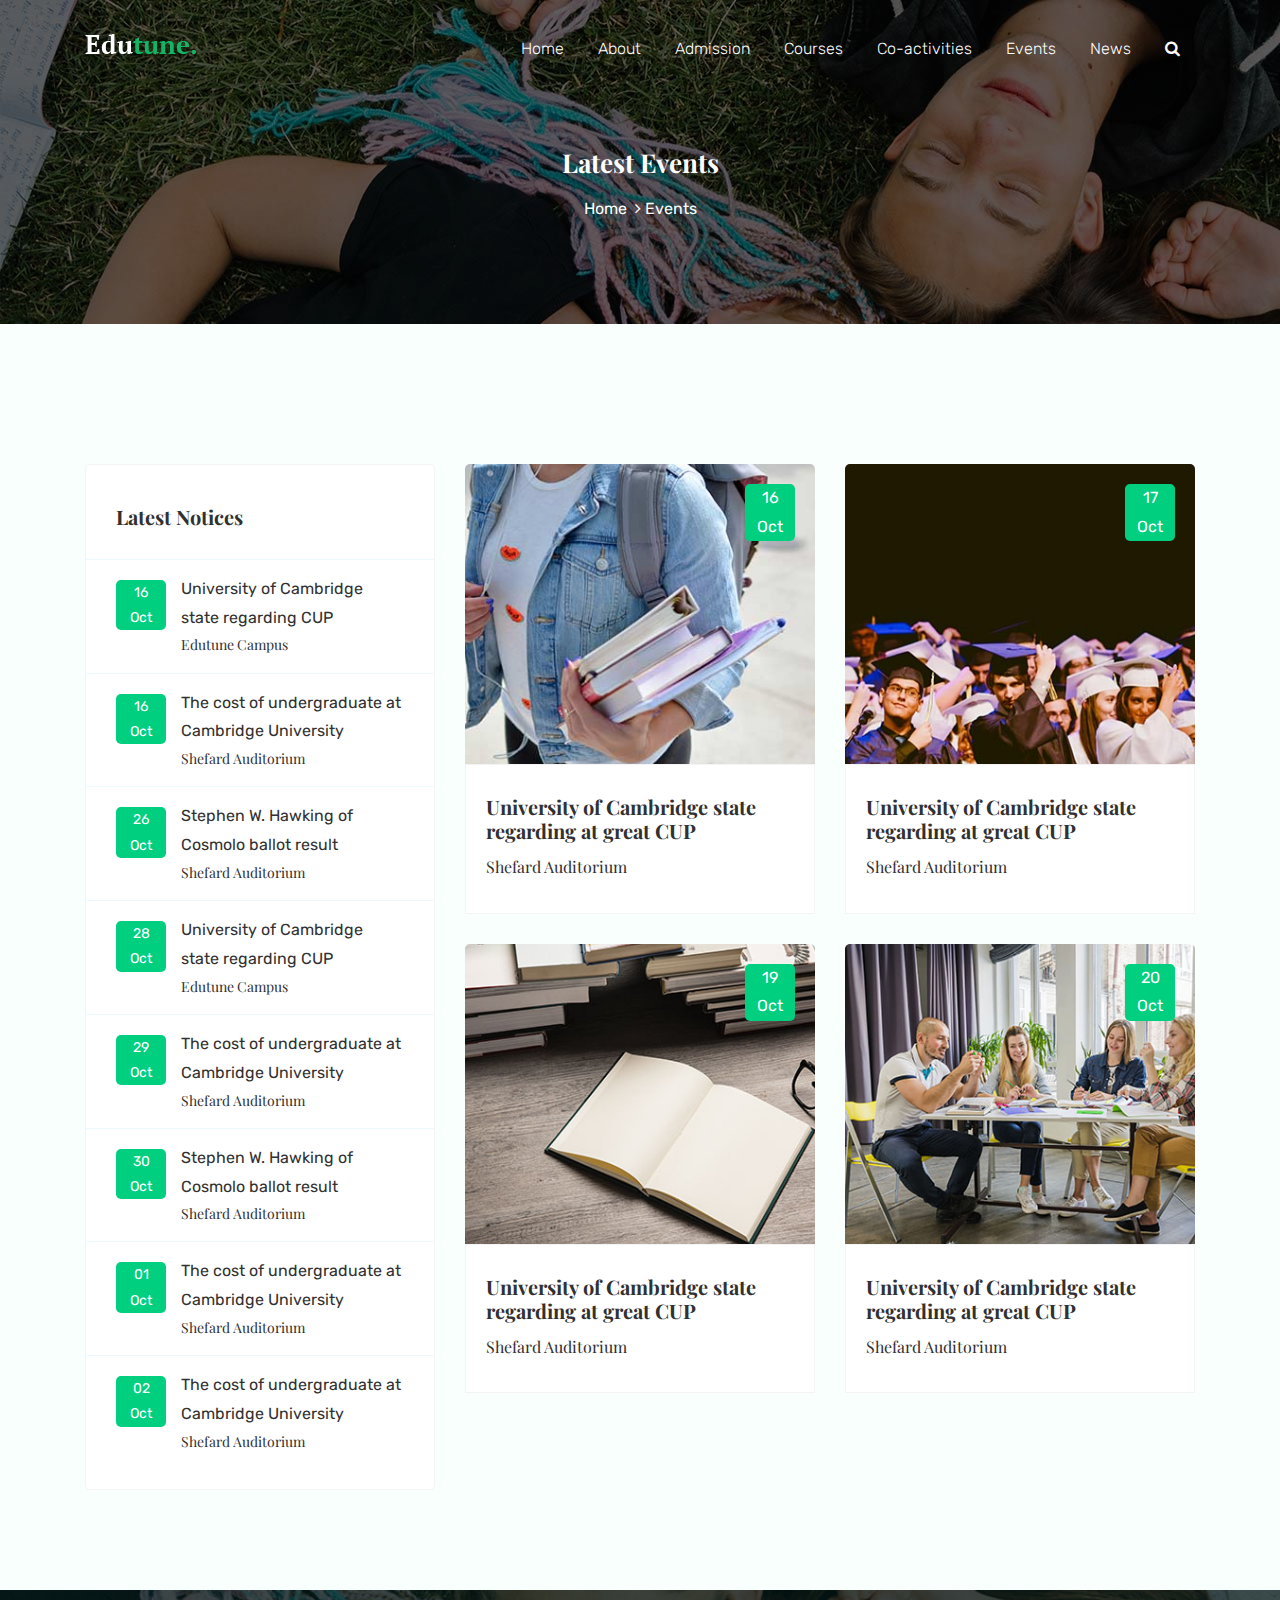
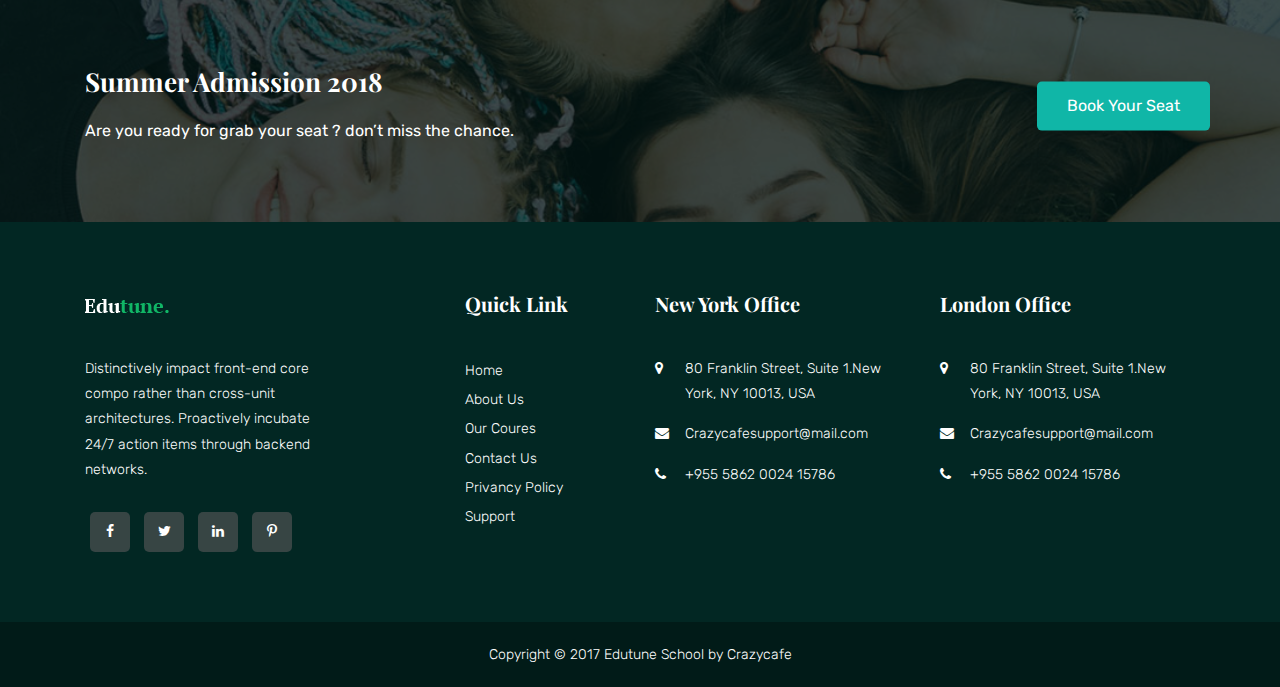
<file: events.html>
<!doctype html>
<html class="no-js" lang="">
    <head>
        <meta charset="utf-8">
        <meta http-equiv="x-ua-compatible" content="ie=edge">
        <title>Edutune</title>
        <meta name="description" content="">
        <meta name="viewport" content="width=device-width, initial-scale=1">

        <link rel="apple-touch-icon" href="apple-touch-icon.png">
        <!-- Place favicon.ico in the root directory -->

        <link rel="stylesheet" href="asset/css/bootstrap.min.css">
        <link rel="stylesheet" href="asset/css/font-awesome.min.css">
        <link rel="stylesheet" href="asset/css/owl.carousel.min.css">
        <link rel="stylesheet" href="asset/css/magnific-popup.css">
        <link rel="stylesheet" href="asset/css/animate.min.css">
        <link rel="stylesheet" href="style.css">
        <link rel="stylesheet" href="asset/css/responsive.css">
        <script src="asset/js/jquery-1.12.4.min.js"></script>
    </head>
    <body>
        <!--[if lt IE 8]>
            <p class="browserupgrade">You are using an <strong>outdated</strong> browser. Please <a href="http://browsehappy.com/">upgrade your browser</a> to improve your experience.</p>
        <![endif]-->

        <!-- Add your site or application content here -->
        
        <!-- Header area -->
        <div class="header-area">
            <div class="container">
                <div class="row">
                    <div class="col-lg-4">
                        <div class="logo">
                            <h2><a href=""><img src="asset/img/logo.png" alt=""></a></h2>
                        </div>
                    </div>
                    <div class="col-lg-8 text-right">
                        <div class="mainmenu"> <!-- mainmenu -->
                            <ul>
                                <li><a href="index.html">Home</a></li>
                                <li><a href="about.html">About</a></li>
                                <li><a href="contact.html">Admission</a></li>
                                <li><a href="courses.html">Courses</a>
                                    <ul>
                                        <li><a href="single-course.html">Single Course</a></li>
                                    </ul>
                                </li>
                                <li><a href="co-activity.html">Co-activities</a></li>
                                <li><a href="events.html">Events</a>
                                    <ul>
                                        <li><a href="single-event.html">Single Event</a></li>
                                    </ul>
                                </li>
                                <li><a href="blog.html">News</a>
                                    <ul>
                                        <li><a href="single-blog.html">Single Blog</a></li>
                                        <li><a href="faq.html">FAQ</a></li>
                                    </ul>
                                </li>
                                <li><a href="index.html"><i class="fa fa-search"></i></a></li>
                            </ul>
                        </div> <!-- mainmenu End -->
                    </div>
                </div>
            </div>
        </div>
        <!-- Header area End -->

        <!-- Hero area -->
            <div class="hero-area breadcrumb-area">
                <div class="container">
                    <div class="row">
                        <div class="col-lg-12 text-center">
                            <h2>Latest Events</h2>
                            <a href="index.html">Home <i class="fa fa-angle-right"></i></a> Events
                        </div>
                    </div>
                </div>
            </div>
        <!-- Hero area End -->

        <!-- Blog area -->
        
        <div class="section-padding mt-40">
            <div class="container">
                <div class="row">
                    <div class="col-lg-4">
                        <div class="border-box event-list">
                            <h4>Latest Notices</h4>
                            <ul>
                                <li><a href="">University of Cambridge state regarding CUP</a> <span class="event-content">Edutune Campus</span><span class="absloute-bg">16 <br>Oct</span></li>
                                <li><a href="">The cost of undergraduate at Cambridge University</a> <span class="event-content">Shefard Auditorium</span><span class="absloute-bg">16 <br>Oct</span></li>
                                <li><a href="">Stephen W. Hawking of Cosmolo ballot result</a> <span class="event-content">Shefard Auditorium</span><span class="absloute-bg">26 <br>Oct</span></li>
                                <li><a href="">University of Cambridge state regarding CUP</a> <span class="event-content">Edutune Campus</span><span class="absloute-bg">28 <br>Oct</span></li>
                                <li><a href="">The cost of undergraduate at Cambridge University</a> <span class="event-content">Shefard Auditorium</span><span class="absloute-bg">29 <br>Oct</span></li>
                                <li><a href="">Stephen W. Hawking of Cosmolo ballot result</a> <span class="event-content">Shefard Auditorium</span><span class="absloute-bg">30 <br>Oct</span></li>
                                <li><a href="">The cost of undergraduate at Cambridge University</a> <span class="event-content">Shefard Auditorium</span><span class="absloute-bg">01 <br>Oct</span></li>
                                <li><a href="">The cost of undergraduate at Cambridge University</a> <span class="event-content">Shefard Auditorium</span><span class="absloute-bg">02 <br>Oct</span></li>
                            </ul>
                        </div>
                    </div>
                    <div class="col-lg-8">
                        <div class="row">
                            <div class="col-lg-6">
                                <a href="" class="single-promo-box single-event-box">
                                    <div class="single-promo-bg event-bg-1 single-event-bg">
                                        <span class="absloute-bg">16 <br>Oct</span>
                                    </div>
                                    <div class="promo-content">
                                        <h4>University of Cambridge state regarding at great CUP</h4>
                                        <span class="event-content">Shefard Auditorium</span>
                                    </div>
                                </a>
                            </div>
                            <div class="col-lg-6">
                                <div class="single-promo-box single-event-box">
                                    <div class="single-promo-bg event-bg-2 single-event-bg">
                                        <span class="absloute-bg">17 <br>Oct</span>
                                    </div>
                                    <div class="promo-content">
                                        <h4>University of Cambridge state regarding at great CUP</h4>
                                        <span class="event-content">Shefard Auditorium</span>
                                    </div>
                                </div>
                            </div>
                            <div class="col-lg-6">
                                <a href="" class="single-promo-box single-event-box">
                                    <div class="single-promo-bg event-bg-3 single-event-bg">
                                        <span class="absloute-bg">19 <br>Oct</span>
                                    </div>
                                    <div class="promo-content">
                                        <h4>University of Cambridge state regarding at great CUP</h4>
                                        <span class="event-content">Shefard Auditorium</span>
                                    </div>
                                </a>
                            </div>
                            <div class="col-lg-6">
                                <div class="single-promo-box single-event-box">
                                    <div class="single-promo-bg event-bg-4 single-event-bg">
                                        <span class="absloute-bg">20 <br>Oct</span>
                                    </div>
                                    <div class="promo-content">
                                        <h4>University of Cambridge state regarding at great CUP</h4>
                                        <span class="event-content">Shefard Auditorium</span>
                                    </div>
                                </div>
                            </div>
                        </div>
                    </div>
                </div>
            </div>
        </div>

        <!-- Blog area End -->

        <!-- CTA Area -->
            
            <div class="cta-area">
                <div class="container">
                    <div class="row justify-content-center">
                        <div class="col">
                            <h3>Summer Admission 2018</h3>
                            <p>Are you ready for grab your seat ? don’t miss the chance.</p>
                            <a href="" class="edutune-btn">Book Your Seat</a>
                        </div>
                    </div>
                </div>
            </div>

        <!-- CTA Area End -->

        <!-- Footer Area -->
        
        <footer class="site-footer">
            <div class="footer-top">
                <div class="container">
                    <div class="row">
                        <div class="col-lg-3">
                            <div class="footer-widget">
                                <h4 class="footer-title"><a href=""><img src="asset/img/footer-logo.png" alt=""></a></h4>
                                <p>Distinctively impact front-end core compo rather than cross-unit architectures. Proactively incubate 24/7 action items through backend networks.</p>
                                <div class="footer-social-icon">
                                    <a href=""><i class="fa fa-facebook"></i></a>
                                    <a href=""><i class="fa fa-twitter"></i></a>
                                    <a href=""><i class="fa fa-linkedin"></i></a>
                                    <a href=""><i class="fa fa-pinterest-p"></i></a>
                                </div>
                            </div>
                        </div>
                        <div class="col-lg-2 offset-lg-1">
                            <div class="footer-widget">
                                <h4 class="footer-title">Quick Link</h4>
                                <ul>
                                    <li><a href="">Home</a></li>
                                    <li><a href="">About Us</a></li>
                                    <li><a href="">Our Coures</a></li>
                                    <li><a href="">Contact Us</a></li>
                                    <li><a href="">Privancy Policy</a></li>
                                    <li><a href="">Support</a></li>
                                </ul>
                            </div>
                        </div>
                        <div class="col-lg-3">
                            <div class="footer-widget">
                                <h4 class="footer-title">New York Office</h4>
                                <p class="contact-info"><i class="fa fa-map-marker"></i> 80 Franklin Street, Suite 1.New York, NY 10013, USA</p>
                                <p class="contact-info"><i class="fa fa-envelope"></i> Crazycafesupport@mail.com</p>
                                <p class="contact-info"><i class="fa fa-phone"></i> +955 5862 0024 15786</p>
                            </div>
                        </div>
                        <div class="col-lg-3">
                            <div class="footer-widget">
                                <h4 class="footer-title">London Office</h4>
                                <p class="contact-info"><i class="fa fa-map-marker"></i> 80 Franklin Street, Suite 1.New York, NY 10013, USA</p>
                                <p class="contact-info"><i class="fa fa-envelope"></i> Crazycafesupport@mail.com</p>
                                <p class="contact-info"><i class="fa fa-phone"></i> +955 5862 0024 15786</p>
                            </div>
                        </div>
                    </div>
                </div>
            </div>
            <div class="footer-bottom">
                <div class="copyright-text">
                    <div class="container">
                        <div class="row">
                            <div class="col-lg-12 text-center">
                                <p>Copyright &copy; 2017 Edutune School by Crazycafe</p>
                            </div>
                        </div>
                    </div>
                </div>
            </div>
        </footer>

        <!-- Footer Area End -->

        <script src="asset/js/popper.min.js"></script>
        <script src="asset/js/bootstrap.min.js"></script>
        <script src="asset/js/owl.carousel.min.js"></script>
        <script src="asset/js/jquery.magnific-popup.min.js"></script>
        <script src="asset/js/jquery.counterup.min.js"></script>
        <script src="asset/js/waypoints.min.js"></script>
        <script src="asset/js/plugins.js"></script>
        <script src="asset/js/main.js"></script>
    </body>
</html>
</file>
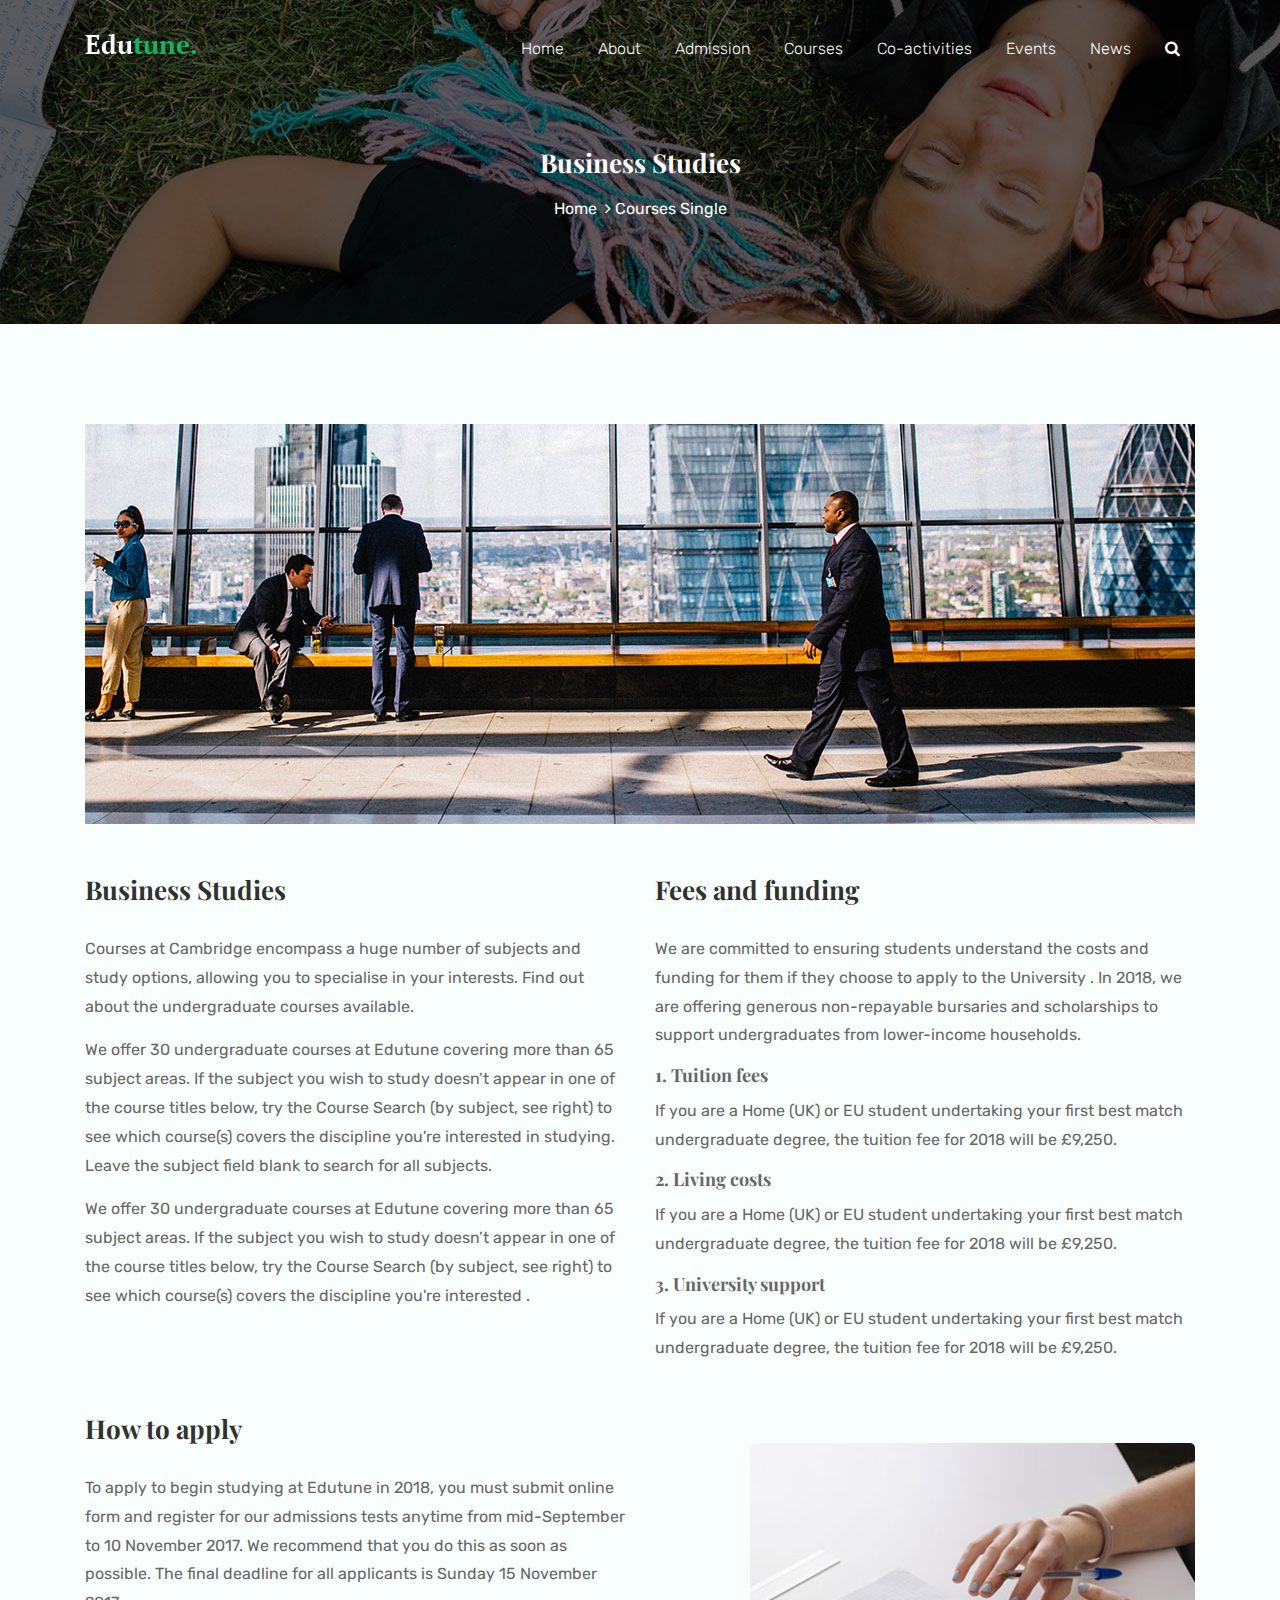
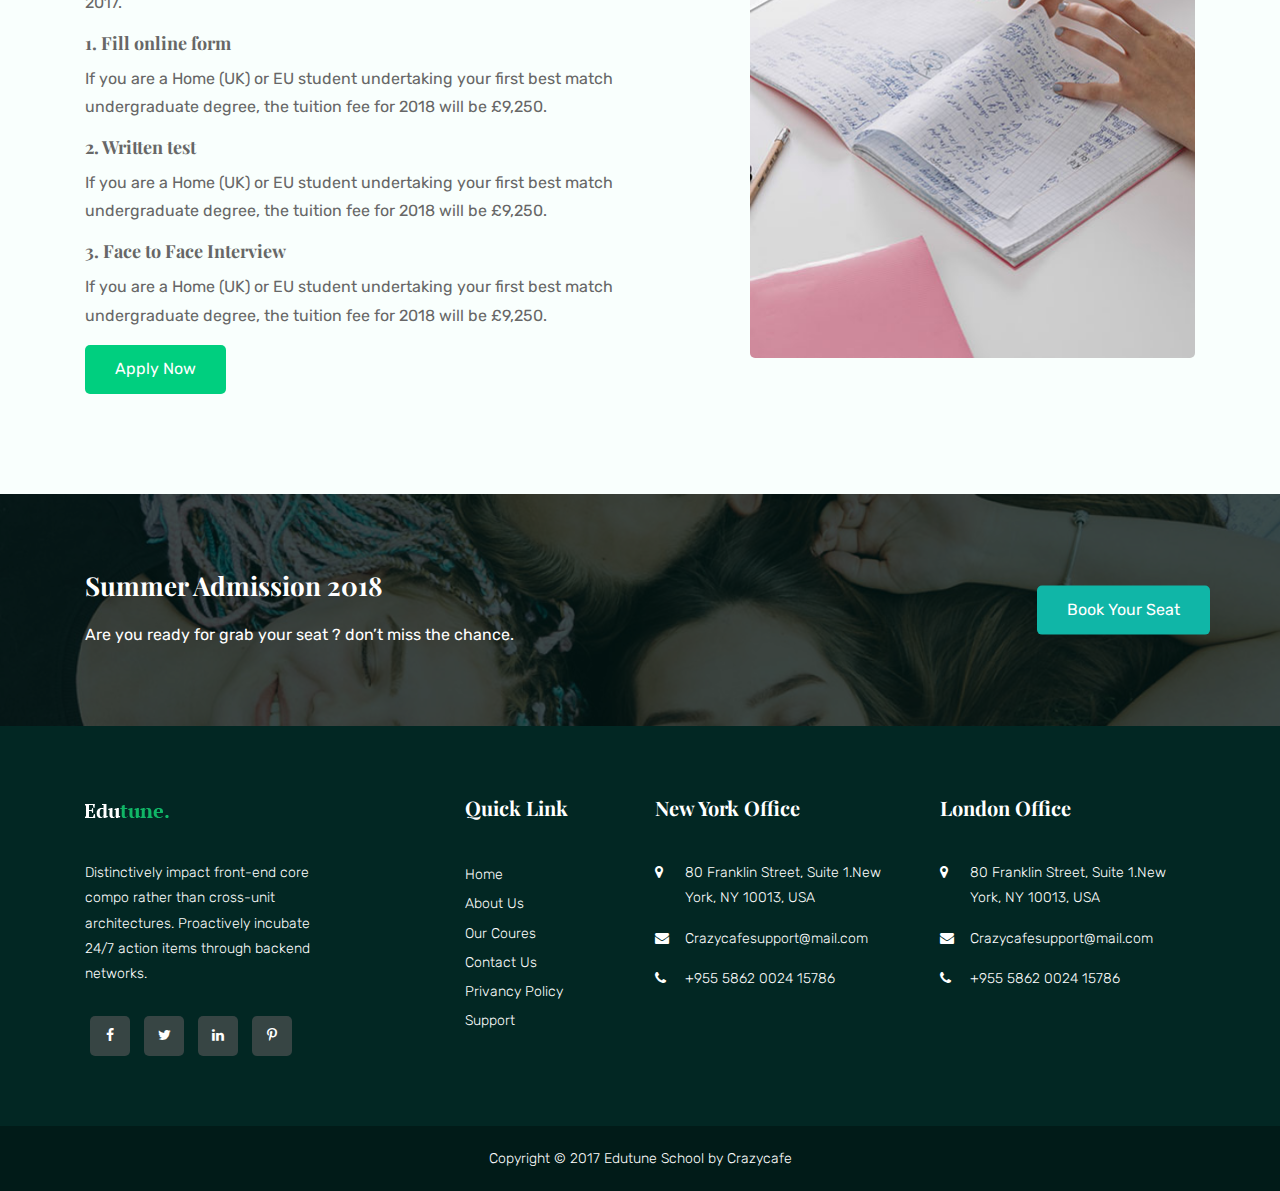
<file: single-course.html>
<!doctype html>
<html class="no-js" lang="">
    <head>
        <meta charset="utf-8">
        <meta http-equiv="x-ua-compatible" content="ie=edge">
        <title>Edutune</title>
        <meta name="description" content="">
        <meta name="viewport" content="width=device-width, initial-scale=1">

        <link rel="apple-touch-icon" href="apple-touch-icon.png">
        <!-- Place favicon.ico in the root directory -->

        <link rel="stylesheet" href="asset/css/bootstrap.min.css">
        <link rel="stylesheet" href="asset/css/font-awesome.min.css">
        <link rel="stylesheet" href="asset/css/owl.carousel.min.css">
        <link rel="stylesheet" href="asset/css/magnific-popup.css">
        <link rel="stylesheet" href="asset/css/animate.min.css">
        <link rel="stylesheet" href="style.css">
        <link rel="stylesheet" href="asset/css/responsive.css">
        <script src="asset/js/jquery-1.12.4.min.js"></script>
    </head>
    <body>
        <!--[if lt IE 8]>
            <p class="browserupgrade">You are using an <strong>outdated</strong> browser. Please <a href="http://browsehappy.com/">upgrade your browser</a> to improve your experience.</p>
        <![endif]-->

        <!-- Add your site or application content here -->
        
        <!-- Header area -->
        <div class="header-area">
            <div class="container">
                <div class="row">
                    <div class="col-lg-4">
                        <div class="logo">
                            <h2><a href=""><img src="asset/img/logo.png" alt=""></a></h2>
                        </div>
                    </div>
                    <div class="col-lg-8 text-right">
                        <div class="mainmenu"> <!-- mainmenu -->
                            <ul>
                                <li><a href="index.html">Home</a></li>
                                <li><a href="about.html">About</a></li>
                                <li><a href="contact.html">Admission</a></li>
                                <li><a href="courses.html">Courses</a>
                                    <ul>
                                        <li><a href="single-course.html">Single Course</a></li>
                                    </ul>
                                </li>
                                <li><a href="co-activity.html">Co-activities</a></li>
                                <li><a href="events.html">Events</a>
                                    <ul>
                                        <li><a href="single-event.html">Single Event</a></li>
                                    </ul>
                                </li>
                                <li><a href="blog.html">News</a>
                                    <ul>
                                        <li><a href="single-blog.html">Single Blog</a></li>
                                        <li><a href="faq.html">FAQ</a></li>
                                    </ul>
                                </li>
                                <li><a href="index.html"><i class="fa fa-search"></i></a></li>
                            </ul>
                        </div> <!-- mainmenu End -->
                    </div>
                </div>
            </div>
        </div>
        <!-- Header area End -->

        <!-- Hero area -->
            <div class="hero-area breadcrumb-area">
                <div class="container">
                    <div class="row">
                        <div class="col-lg-12 text-center">
                            <h2>Business Studies</h2>
                            <a href="index.html">Home <i class="fa fa-angle-right"></i></a> Courses Single
                        </div>
                    </div>
                </div>
            </div>
        <!-- Hero area End -->

        <div class="section-padding">
            <div class="container">
                <div class="row">
                    <div class="col-lg-12">
                        <div class="single-courses-featured-img mb-50"></div>
                    </div>
                </div>
                <div class="row">
                    <div class="col-lg-6">
                        <div class="single-courses-info">
                            <h3>Business Studies</h3>
                            <p>Courses at Cambridge encompass a huge number of subjects and
                            study options, allowing you to specialise in your interests. Find out 
                            about the undergraduate courses available.</p>

                            <p>We offer 30 undergraduate courses at Edutune covering more than 65 subject areas. If the subject you wish to study doesn’t appear in one of the course titles below, try the Course Search (by subject, see right) to see which course(s) covers the discipline you're interested in studying. Leave the subject field blank to search for all subjects.</p>

                            <p>We offer 30 undergraduate courses at Edutune covering more than 65 subject areas. If the subject you wish to study doesn’t appear in one of the course titles below, try the Course Search (by subject, see right) to see which course(s) covers the discipline you're interested .</p>
                        </div>
                    </div>
                    <div class="col-lg-6">
                        <div class="single-courses-info">
                            <h3>Fees and funding</h3>
                            <p>We are committed to ensuring students understand the costs and funding for them if they choose to apply to the University . In 2018, we are offering generous non-repayable bursaries and scholarships to support undergraduates from lower-income households.</p>

                            <h4>1. Tuition fees</h4>
                            <p>If you are a Home (UK) or EU student undertaking your first best match undergraduate degree, the tuition fee for 2018 will be £9,250.</p>
                            <h4>2. Living costs</h4>
                            <p>If you are a Home (UK) or EU student undertaking your first best match undergraduate degree, the tuition fee for 2018 will be £9,250.</p>
                            <h4>3. University support</h4>
                            <p>If you are a Home (UK) or EU student undertaking your first best match undergraduate degree, the tuition fee for 2018 will be £9,250.</p>
                        </div>
                    </div>
                    <div class="col-lg-6">
                        <div class="single-courses-info">
                            <h3>How to apply</h3>
                            <p>To apply to begin studying at Edutune in 2018, you must submit online form and register for our admissions tests anytime from mid-September to 10 November 2017. We recommend that you do this as soon as possible. The final deadline for all applicants is Sunday 15 November 2017.</p>

                            <h4>1. Fill online form</h4>
                            <p>If you are a Home (UK) or EU student undertaking your first best match undergraduate degree, the tuition fee for 2018 will be £9,250.</p>
                            <h4>2. Written test</h4>
                            <p>If you are a Home (UK) or EU student undertaking your first best match undergraduate degree, the tuition fee for 2018 will be £9,250.</p>
                            <h4>3. Face to Face Interview</h4>
                            <p>If you are a Home (UK) or EU student undertaking your first best match undergraduate degree, the tuition fee for 2018 will be £9,250.</p>
                            <a href="" class="edutune-btn">Apply Now</a>
                        </div>
                    </div>
                    <div class="col-lg-5 offset-lg-1">
                        <div class="single-courses-bg mt-30"></div>
                    </div>
                </div>
            </div>
        </div>

        <!-- CTA Area -->
            
            <div class="cta-area">
                <div class="container">
                    <div class="row justify-content-center">
                        <div class="col">
                            <h3>Summer Admission 2018</h3>
                            <p>Are you ready for grab your seat ? don’t miss the chance.</p>
                            <a href="" class="edutune-btn">Book Your Seat</a>
                        </div>
                    </div>
                </div>
            </div>

        <!-- CTA Area End -->

        <!-- Footer Area -->
        
        <footer class="site-footer">
            <div class="footer-top">
                <div class="container">
                    <div class="row">
                        <div class="col-lg-3">
                            <div class="footer-widget">
                                <h4 class="footer-title"><a href=""><img src="asset/img/footer-logo.png" alt=""></a></h4>
                                <p>Distinctively impact front-end core compo rather than cross-unit architectures. Proactively incubate 24/7 action items through backend networks.</p>
                                <div class="footer-social-icon">
                                    <a href=""><i class="fa fa-facebook"></i></a>
                                    <a href=""><i class="fa fa-twitter"></i></a>
                                    <a href=""><i class="fa fa-linkedin"></i></a>
                                    <a href=""><i class="fa fa-pinterest-p"></i></a>
                                </div>
                            </div>
                        </div>
                        <div class="col-lg-2 offset-lg-1">
                            <div class="footer-widget">
                                <h4 class="footer-title">Quick Link</h4>
                                <ul>
                                    <li><a href="">Home</a></li>
                                    <li><a href="">About Us</a></li>
                                    <li><a href="">Our Coures</a></li>
                                    <li><a href="">Contact Us</a></li>
                                    <li><a href="">Privancy Policy</a></li>
                                    <li><a href="">Support</a></li>
                                </ul>
                            </div>
                        </div>
                        <div class="col-lg-3">
                            <div class="footer-widget">
                                <h4 class="footer-title">New York Office</h4>
                                <p class="contact-info"><i class="fa fa-map-marker"></i> 80 Franklin Street, Suite 1.New York, NY 10013, USA</p>
                                <p class="contact-info"><i class="fa fa-envelope"></i> Crazycafesupport@mail.com</p>
                                <p class="contact-info"><i class="fa fa-phone"></i> +955 5862 0024 15786</p>
                            </div>
                        </div>
                        <div class="col-lg-3">
                            <div class="footer-widget">
                                <h4 class="footer-title">London Office</h4>
                                <p class="contact-info"><i class="fa fa-map-marker"></i> 80 Franklin Street, Suite 1.New York, NY 10013, USA</p>
                                <p class="contact-info"><i class="fa fa-envelope"></i> Crazycafesupport@mail.com</p>
                                <p class="contact-info"><i class="fa fa-phone"></i> +955 5862 0024 15786</p>
                            </div>
                        </div>
                    </div>
                </div>
            </div>
            <div class="footer-bottom">
                <div class="copyright-text">
                    <div class="container">
                        <div class="row">
                            <div class="col-lg-12 text-center">
                                <p>Copyright &copy; 2017 Edutune School by Crazycafe</p>
                            </div>
                        </div>
                    </div>
                </div>
            </div>
        </footer>

        <!-- Footer Area End -->

        <script src="asset/js/popper.min.js"></script>
        <script src="asset/js/bootstrap.min.js"></script>
        <script src="asset/js/owl.carousel.min.js"></script>
        <script src="asset/js/jquery.magnific-popup.min.js"></script>
        <script src="asset/js/jquery.counterup.min.js"></script>
        <script src="asset/js/waypoints.min.js"></script>
        <script src="asset/js/plugins.js"></script>
        <script src="asset/js/main.js"></script>
    </body>
</html>
</file>
<file: style.css>
/*-----------------------------------------------------------------------------------

    Template Name: Your template name 
    Template URI: http://bootexperts.com
    Description: This is html5 template
    Author: BootExperts
    Author URI: http://bootexperts.com
    Version: 1.0

-----------------------------------------------------------------------------------
    
    CSS INDEX
    ===================
	
    1. Theme Default CSS (body, link color, section etc)

-----------------------------------------------------------------------------------*/

@import url('https://fonts.googleapis.com/css?family=Playfair+Display:400,400i,700,700i,900,900i|Rubik:300,300i,400,400i,500,500i,700,700i,900,900i');

/*----------------------------------------*/
/*  1.  Theme default CSS
/*----------------------------------------*/
html, body {height: 100%;}
.floatleft {float:left}
.floatright {float:right}
.alignleft {float:left;margin-right:15px;margin-bottom: 15px}
.alignright {float:right;margin-left:15px;margin-bottom: 15px}
.aligncenter {display:block;margin:0 auto 15px}
a:focus {outline:0px solid}
img {max-width:100%;height:auto}
.fix {overflow:hidden}
p {margin:0 0 15px;}
h1, h2, h3, h4, h5, h6 {
  margin: 0 0 10px;
  font-family: 'Playfair Display', serif;
  font-weight: 700;
  color: #313131;
}
a {transition: all 0.3s ease 0s;text-decoration:none;}
a:hover {
  color: #ec4445;
  text-decoration: none;
}
a:active, a:hover {
  outline: 0 none;
}
ul{
list-style: outside none none;
margin: 0;
padding: 0
}
.clear{clear:both}
body {
    font-family: 'Rubik', sans-serif;
    font-size: 16px;
    line-height: 1.8;
    background: #F9FFFD;
    color: #676767;
}
::-moz-selection {
    background: #b3d4fc;
    text-shadow: none;
}
::selection {
    background: #b3d4fc;
    text-shadow: none;
}
.browserupgrade {
    margin: 0.2em 0;
    background: #ccc;
    color: #000;
    padding: 0.2em 0;
}

input[type="text"], input[type="email"], input[type="number"], textarea {
  border: 1px solid #cccccc;
  border-radius: 5px;
  color: #696969;
  font-weight: 300;
  padding: 10px;
}
.full-width input, .full-width textarea {
  width: 100%;
}
input[type="submit"], button[type="submit"] {
  background: #00cf7f none repeat scroll 0 0;
  border: medium none;
  border-radius: 5px;
  color: #fff;
  padding: 10px 25px;
  cursor: pointer;
}

.section-padding {padding: 100px 0;}
.paddding-bottom-100 {padding-bottom: 100px;}
.hero-area {background: url(asset/img/hero-bg.jpg);}
.promo-bg-1 {background: url(asset/img/promo-bg-1.jpg);}
.promo-bg-2 {background: url(asset/img/promo-bg-2.jpg);}
.video-area {background: url(asset/img/video-bg.jpg);}
.event-bg-1 {background: url(asset/img/event-bg-1.jpg);}
.event-bg-2 {background: url(asset/img/event-bg-2.jpg);}
.event-bg-3 {background: url(asset/img/event-bg-3.jpg);}
.event-bg-4 {background: url(asset/img/event-bg-4.jpg);}
.about-bg {background: url(asset/img/about-featue-bg.jpg);}
.cta-area {background: url(asset/img/cta-bg.jpg);}
.courses-bg-1 {background: url(asset/img/courses-bg--1.jpg);}
.courses-bg-2 {background: url(asset/img/courses-bg--2.jpg);}
.courses-bg-3 {background: url(asset/img/courses-bg--3.jpg);}
.courses-bg-4 {background: url(asset/img/courses-bg--4.jpg);}
.courses-bg-5 {background: url(asset/img/courses-bg--5.jpg);}
.courses-bg-6 {background: url(asset/img/courses-bg--6.jpg);}
.courses-bg-7 {background: url(asset/img/courses-bg--7.jpg);}
.courses-bg-8 {background: url(asset/img/courses-bg--8.jpg);}
.courses-bg-9 {background: url(asset/img/courses-bg--9.jpg);}
.single-courses-featured-img {background: url(asset/img/single-courses-feature-bg.jpg);}
.single-courses-featured-img.event-feture-img {background: url(asset/img/event-feature-img.jpg);}
.single-courses-bg {background: url(asset/img/single-corses-bg.jpg);}
.blog-bg-3 {background: url(asset/img/blog-bg-3.jpg);}
.blog-bg-4 {background: url(asset/img/blog-bg-4.jpg);}
.blog-bg-5 {background: url(asset/img/blog-bg-5.jpg);}
.blog-bg-6 {background: url(asset/img/blog-bg-6.jpg);}
.single-blog-area {background: url(asset/img/video-bg-2.jpg);}


.mt-150 {margin-top: 150px;}
.mt-80 {margin-top: 80px;}
.mt-30 {margin-top: 30px;}
.mb-50 {margin-bottom: 50px;}
.mt-50 {margin-top: 50px;}
.mt-40 {margin-top: 40px;}

/* Header Area */

.header-area {
  left: 0;
  padding: 20px 0;
  position: absolute;
  top: 0;
  width: 100%;
  z-index: 99;
}
.mainmenu li {
  display: inline-block;
  position: relative;
}
.mainmenu li a {
  color: #ffffff;
  display: block;
  font-weight: 300;
  padding: 15px;
}

/* Dropdown Menu */

.mainmenu li ul {
  background: #10b666 none repeat scroll 0 0;
  left: -20px;
  opacity: 0;
  position: absolute;
  text-align: left;
  top: 150%;
  transition: all 0.3s ease 0s;
  visibility: hidden;
  width: 200px;
}
.mainmenu li ul li {
  display: block;
  border-bottom: 1px solid #379f6e;
}
.mainmenu li ul li:last-child {
  border-bottom: 0px solid;
}
.mainmenu li ul li a {
  padding: 8px 15px;
}
.mainmenu li ul li:hover a {
  color: #ddd;
}
.mainmenu li:hover ul {
  visibility: visible;
  opacity: 1;
  top: 100%;
  left: 0;
}

/* Hero Area */

.hero-area {
  padding: 150px 0;
  position: relative;
  z-index: 1;
}
.hero-area::before {
  background: #000000 none repeat scroll 0 0;
  content: "";
  height: 100%;
  left: 0;
  opacity: 0.6;
  position: absolute;
  top: 0;
  width: 100%;
  z-index: -1;
}
.email-subscribe-form {
  background: #fff none repeat scroll 0 0;
  padding: 45px;
  border-radius: 5px;
}
.email-subscribe-form h3 {
  font-size: 26px;
  margin-bottom: 40px;
}
.email-subscribe-form h3 span {
  color: #10b666;
}
.email-subscribe-form input {
  margin-bottom: 10px;
}
.full-width input, .full-width button {
  width: 100%;
}
.hero-area, .hero-area h2, .hero-area a {
    color: #FFF;
}
.hero-area h2 {
  font-size: 48px;
  line-height: 55px;
  margin-bottom: 30px;
}
.edutune-btn {
  background: #00cf7f none repeat scroll 0 0;
  border-radius: 5px;
  color: #fff;
  display: inline-block;
  padding: 10px 30px;
}

/* Promo Area */

.single-promo-box {
  display: block;
}
.single-promo-bg {
  background-color: #ddd;
  background-position: center center;
  background-size: cover;
  border-radius: 5px 5px 0 0;
  height: 300px;
}
.promo-content {
  background: #ffff none repeat scroll 0 0;
  border: 1px solid #f4f4f4;
  font-weight: 300;
  padding: 30px 20px;
}
.promo-content h4 {
  font-size: 20px;
  color: #00cf7f;
}
.event-meta {
  font-size: 14px;
}
.promo-content p {
  margin: 0;
}

/* Border Box */

.border-box {
  background: #ffffff none repeat scroll 0 0;
  border: 1px solid #f4f4f4;
  border-radius: 5px;
  padding: 20px 30px;
}
.border-box h4 {
  font-size: 20px;
  margin-bottom: 30px;
  margin-top: 20px;
}
.border-box span {
  display: block;
  font-size: 14px;
}
.border-box li {
  border-top: 1px solid #ecfaff;
  margin-left: -30px;
  margin-right: -30px;
  padding: 15px 30px;
}
.border-box li a {
  color: #313131;
}
.border-box li:hover a {
    color: #00CF7F;
}
.border-box .inline-btn {
  padding: 10px 0;
}
.inline-btn {
  color: #00cf7f;
  display: inline-block;
}
.inline-btn i.fa {
  font-size: 14px;
  padding-left: 5px;
}

/* Service Area */

.service-content h2 {
  font-size: 36px;
  margin-bottom: 30px;
}
.service-content h2 span {
    color: #00CF7F;
}
.service-content p {
    margin: 0;
}
.service-content a {
  margin-top: 30px;
}
.service-icon {
  background: #d7fffb none repeat scroll 0 0;
  border-radius: 5px;
  height: 170px;
  margin-bottom: 30px;
  text-align: center;
  width: 100%;
  padding: 10px;
}
.service-icon-wrapper {
  vertical-align: middle;
}
.service-icon p {
  font-family: playfair display;
  font-weight: 700;
  margin: 30px 0 0;
}
.service-icon i.fa {
  font-size: 20px;
  color: #B34256;
}
.col-lg-4:nth-child(2) .service-icon {background: #FFD6DD;}
.col-lg-4:nth-child(3) .service-icon {background: #D6EEFF;}
.col-lg-4:nth-child(4) .service-icon {background: #D6FFEE;}
.col-lg-4:nth-child(5) .service-icon {background: #F5FFD6;}
.col-lg-4:nth-child(6) .service-icon {background: #FFEBD6;}
.col-lg-4:nth-child(4) .service-icon, .col-lg-4:nth-child(5) .service-icon, .col-lg-4:nth-child(6) .service-icon, .col-lg-6:nth-child(3) .single-courses-info {
    margin: 0;
}

/* Video Area */

.video-area {
  background-color: #748642;
  background-position: center center;
  background-size: cover;
  position: relative;
  z-index: 1;
  padding: 155px 0;
}
.video-area::before {
  background: #242424 none repeat scroll 0 0;
  content: "";
  height: 100%;
  left: 0;
  opacity: 0.27;
  position: absolute;
  top: 0;
  width: 100%;
  z-index: -1;
}
.video-area h4 {
  color: #fff;
  font-size: 20px;
  margin-bottom: 30px;
}
.video-play-btn i.fa {
  background: #00cf7f none repeat scroll 0 0;
  border-radius: 50%;
  color: #fff;
  display: inline-block;
  height: 80px;
  line-height: 78px;
  width: 80px;
}

/* Event Area */

.event-title {
  color: #00cf7f;
  font-size: 36px;
  margin-bottom: 80px;
}
.event-list li {
  padding-left: 95px;
  position: relative;
}
.absloute-bg {
  background: #00cf7f none repeat scroll 0 0;
  border-radius: 5px;
  color: #fff;
  left: 30px;
  position: absolute;
  text-align: center;
  top: 20px;
  width: 50px;
}
.event-meta {
  margin-right: 15px;
}
.event-meta i.fa {
  padding-right: 8px;
}

/* Footer Area */

.site-footer {
  background: #033833 none repeat scroll 0 0;
  position: relative;
  z-index: 1;
  font-size: 14px;
  font-weight: 300;
}
.copyright-text {
  padding: 20px 0;
  position: relative;
  z-index: 1;
}
.site-footer::before, .copyright-text::before {
  background: #000 none repeat scroll 0 0;
  content: "";
  height: 100%;
  left: 0;
  opacity: 0.3;
  position: absolute;
  top: 0;
  width: 100%;
  z-index: -1;
}
.site-footer, .site-footer h4, .site-footer a {
    color: #fff;
}
.footer-widget .footer-title {
  font-size: 20px;
  margin-bottom: 40px;
}
.footer-top {
  padding: 70px 0;
}
.footer-social-icon a {
  background: #374544 none repeat scroll 0 0;
  border-radius: 5px;
  display: inline-block;
  height: 40px;
  line-height: 40px;
  margin: 0 5px;
  text-align: center;
  width: 40px;
}
.footer-social-icon a:hover {
    background: #00CF7F;
}
.footer-social-icon {
  margin-top: 30px;
}
.footer-widget p:last-child {
    margin: 0;
}
.footer-widget li a {
  display: block;
  padding: 2px 0;
}
.contact-info {
  padding-left: 30px;
  position: relative;
}
.contact-info i.fa {
  left: 0;
  position: absolute;
  top: 5px;
}
.footer-widget li:hover a {
    color: #0c766c;
}
.copyright-text p {
  margin: 0;
}

/** About Page */

.hero-area.breadcrumb-area {
  padding-bottom: 100px;
}
.hero-area.breadcrumb-area h2 {
  font-size: 26px;
  line-height: 25px;
  margin-bottom: 20px;
}
.hero-area.breadcrumb-area i.fa {
  padding: 0 0 0 4px;
}

/* History Area */

.history-content h3 {
  font-size: 26px;
  margin-bottom: 30px;
}
.history-content p {
  margin: 0;
}
/* Counter Box */

.counter-box {
  margin-top: 80px;
}
.single-counter-box {
  background: #fff none repeat scroll 0 0;
  border: 1px solid #f4f4f4;
  border-radius: 5px;
  color: #313131;
  padding: 40px;
  transition: all 0.3s ease 0s;
}
.single-counter-box .count {
  font-size: 40px;
}
.single-counter-box:hover {
    border-color: #00CF7F;
}

/* About Area */

.about-feature-img, .single-courses-bg {
  background-color: #ddd;
  background-position: center center;
  background-size: cover;
  border-radius: 5px;
  height: 600px;
}
.about-content h3 {
  margin-bottom: 30px;
}
.about-content p {
  margin-bottom: 30px;
}
.about-content p:last-child {
  margin: 0;
}

/* CTA Area */

.cta-area {
  background-color: #0c2019;
  background-position: center center;
  background-size: cover;
  padding: 76px 0;
  position: relative;
  z-index: 1;
}
.cta-area::before {
  background: #011614 none repeat scroll 0 0;
  content: "";
  height: 100%;
  left: 0;
  opacity: 0.75;
  position: absolute;
  top: 0;
  width: 100%;
  z-index: -1;
}
.cta-area, .cta-area h3, .cta-area a {
    color: #FFF;
}
.cta-area h3 {
  font-size: 26px;
  margin-bottom: 20px;
}
.cta-area p {
  margin: 0;
}
.cta-area .edutune-btn {
  background: #10b6a7 none repeat scroll 0 0;
  position: absolute;
  right: 0;
  top: 50%;
  transform: translateY(-50%);
}

/* Our Courses */

.single-promo-box.single-courses-box h4 {
  color: #313131;
}
.single-promo-box .inline-btn {
  margin-top: 15px;
}
.single-courses-box {
  margin-bottom: 30px;
}
.our-courses .owl-dots div:nth-child(1)::before {
    content: "01";
}
.our-courses .owl-dots div:nth-child(2)::before {
    content: "02";
}
.our-courses .owl-dots div:nth-child(3)::before {
    content: "03";
}
.our-courses .owl-dots div {
  border: 1px solid #f4f4f4;
  border-radius: 5px;
  display: inline-block;
  height: 40px;
  line-height: 38px;
  margin-right: 10px;
  text-align: center;
  transition: all 0.3s ease 0s;
  width: 40px;
  color: #313131;
}
.our-courses .owl-dots div.active {
  background: #00cf7f none repeat scroll 0 0;
  border-color: #00cf7f;
  color: #FFF;
}

/* Single Courses */

.single-courses-featured-img {
  background-color: #ddd;
  background-position: center center;
  background-size: cover;
  min-height: 400px;
}
.single-courses-bg {
  height: 515px;
}
.single-courses-info h3 {
  font-size: 26px;
  margin-bottom: 30px;
}
.single-courses-info h4 {
  color: #676767;
  font-size: 18px;
}
.single-courses-info p:last-child {
  margin: 0;
}
.single-courses-info {
  margin-bottom: 50px;
}

/** Events */

.single-event-box {
  display: block;
  margin-bottom: 30px;
}
.single-event-bg {
  position: relative;
}
.single-event-bg .absloute-bg {
  left: auto;
  right: 20px;
  top: 20px;
}
.promo-content p:last-child {
  margin: 0;
}
.event-content {
  color: #313131;
  font-family: "Playfair Display",serif;
}
.single-event-box .promo-content h4 {
  color: #313131;
  margin-bottom: 10px;
  transition: all 0.3s ease 0s;
}
.single-event-box:hover h4 {
  color: #00CF7F;
}

/* Single Event */

.single-courses-info.single-event-content {
  margin: 0;
}
.single-courses-info.single-event-content p {
  margin-bottom: 30px;
}
.single-courses-info.single-event-content p:last-child {
  margin: 0;
}
.single-event-location h4 {
  color: #00cf7f;
}
.map {
  height: 220px;
  width: 100%;
}

/* Blog-box */

.single-blog-box {
  margin-bottom: 30px;
}
.single-promo-box.single-blog-box h4 {
  color: #313131;
  transition: all 0.3s ease 0s;
}
.single-promo-box.single-blog-box:hover h4 {
  color: #00CF7F;
}

/* Single Blog Box */

.video-area.single-blog-area {
  margin: 50px 0;
  padding: 100px 0;
}
.video-area.single-blog-area::before {
  display: none;
}
.single-courses-info.single-event-content h3 {
  margin-bottom: 10px;
}
.single-event-content span {
  color: #10b6a7;
  margin-right: 8px;
  padding-right: 12px;
  position: relative;
}
.single-event-content span::before {
  color: #676767;
  content: "|";
  position: absolute;
  right: 0;
}

/* Conatact Info /*/

.contact-icon {
  margin-bottom: 15px;
}
.contact-icon i.fa {
  color: #313131;
  font-size: 23px;
}
.single-event-location.cotnat-info h4 {
  color: #313131;
}
.comment-box .email-subscribe-form {
  background: rgba(0, 0, 0, 0) none repeat scroll 0 0;
  padding: 0;
}
.comment-box .email-subscribe-form input, textarea {
  background: rgba(0, 0, 0, 0) none repeat scroll 0 0;
}
.map.contact-map {
  height: 525px;
}

/* Co-Activity */

.single-co-activity {
  border: 1px solid #f4f4f4;
  font-size: 14px;
  margin-bottom: 30px;
}
.single-co-activity .activity-img {
  float: left;
}
.activity-img img {
  max-width: 200px;
  max-height: 200px;
}
.activity-content {
  padding: 35px 50px 15px 230px;
}
.activity-content h4 {
  font-size: 18px;
}
.single-co-activity .inline-btn {
  font-size: 16px;
}
.co-activity > a {
  border: 1px solid #f4f4f4;
  border-radius: 3px;
  color: #313131;
  display: inline-block;
  height: 38px;
  line-height: 36px;
  margin-right: 10px;
  text-align: center;
  width: 38px;
}
.co-activity > a:hover {
  background: #00CF7F;
  color: #fff;
  border-color: #00CF7F;
}

/* FAQ */

.faq-title {
  color: #616161;
  font-size: 20px;
  margin-bottom: 50px;
}
.coustoum-faq {
  min-height: 1030px;
}
.coustoum-faq .card {
  background: rgba(0, 0, 0, 0) none repeat scroll 0 0;
  border: medium none;
  border-radius: 0;
  margin-bottom: 20px;
}
.coustoum-faq .card:last-child {
  margin: 0;
}
.coustoum-faq .card .card-header {
  background: rgba(0, 0, 0, 0) none repeat scroll 0 0;
  border: medium none;
}
.coustoum-faq .card .card-header h5 a {
  position: relative;
  color: #313131;
  display: inline-block;
}
.coustoum-faq .card .card-header h5 a::before, .coustoum-faq .card .card-header h5 a::after {
  background: #c5ffe9 none repeat scroll 0 0;
  border-radius: 50%;
  color: #10b666;
  display: none;
  font-size: 30px;
  height: 40px;
  left: -25px;
  line-height: 38px;
  position: absolute;
  text-align: center;
  top: -6px;
  width: 40px;
  font-family: FontAwesome;
}
.coustoum-faq .card .card-header h5 a::before {
  content: "\f105 ";
}
.coustoum-faq .card .card-header h5 a::after {
  content: "\f107 ";
}
.coustoum-faq .card .card-header h5 a span {
  display: inline-block;
  font-size: 16px;
  font-weight: normal;
  padding-left: 35px;
}
.coustoum-faq .card .card-body {
  padding-left: 55px;
}
.coustoum-faq .card .card-header h5 a[aria-expanded="true"]::before {
  display: block;
}
.coustoum-faq .card .card-header h5 a[aria-expanded="false"]::after {
  display: block;
}
</file>
<file: asset/css/responsive.css>
/* Normal desktop :992px. */

@media (min-width: 992px) and (max-width: 1200px) {
    
}
    

/* tablet desktop :768px. */

@media (min-width: 768px) and (max-width: 991px) {


}

    
    
/* Small Mobile :320px. */

@media (max-width: 767px) {

}
    
    
    
/* Large Mobile :480px. */
@media (min-width: 480px) and (max-width: 767px) {


}
</file>
